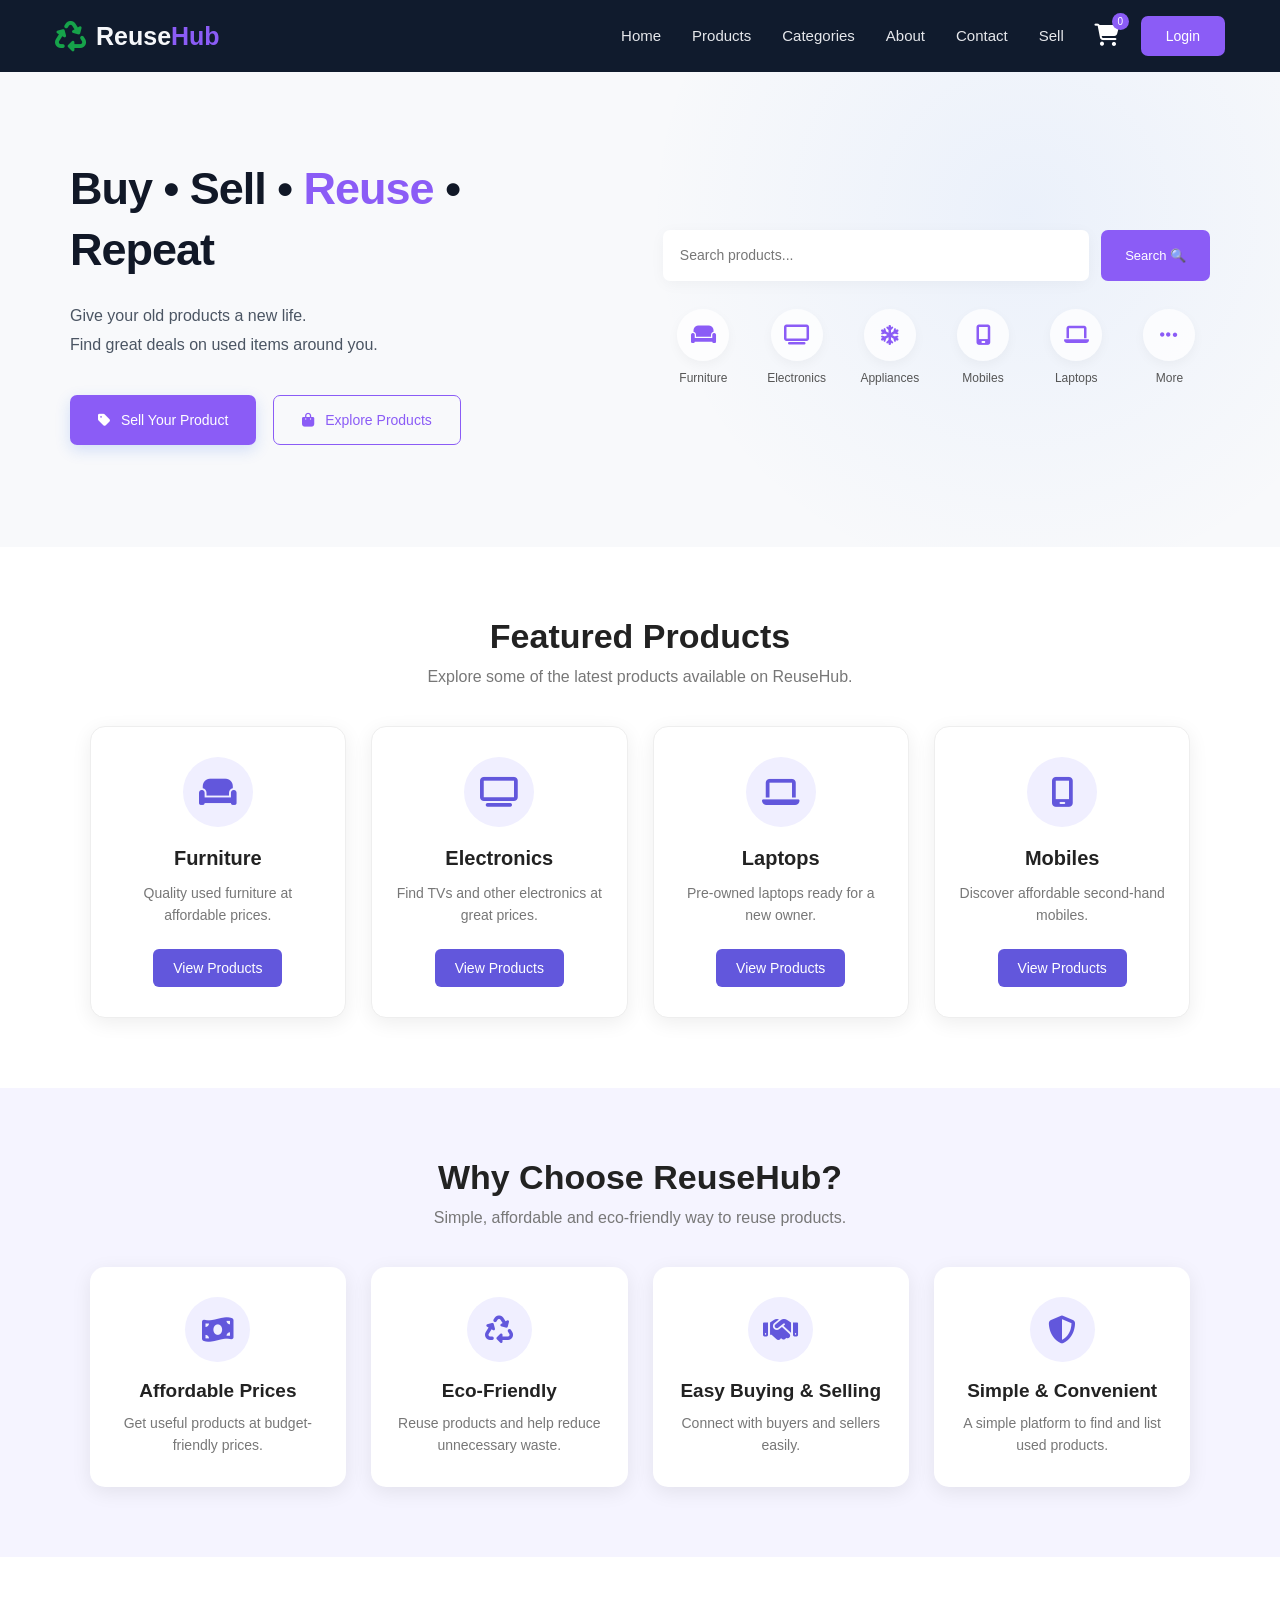
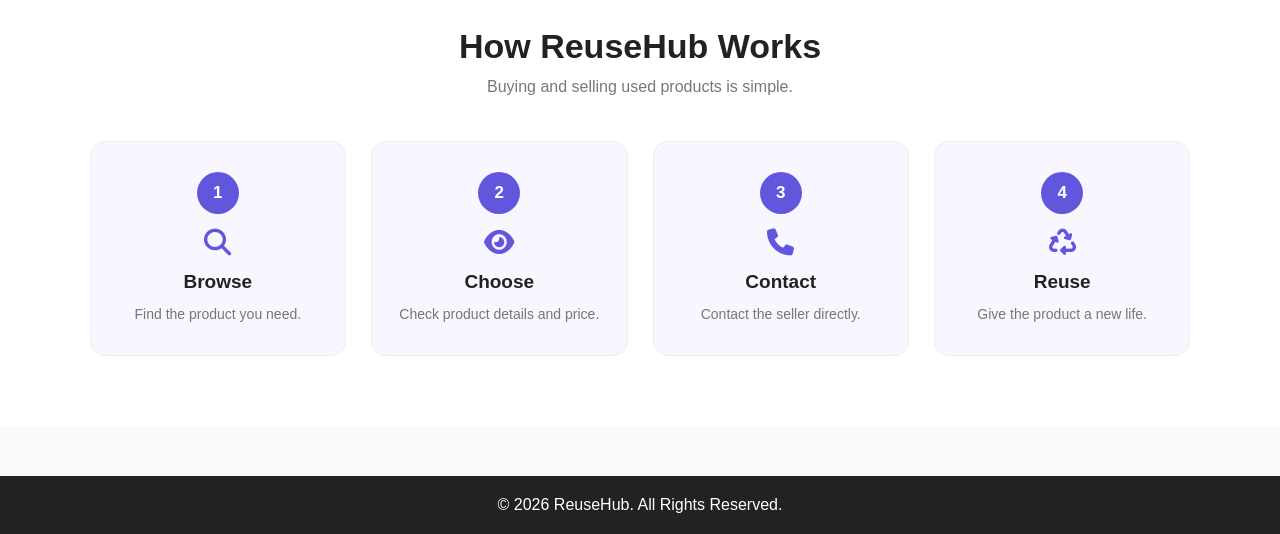
<file: index.html>
<!DOCTYPE html>
<html lang="en">

<head>
    <meta charset="UTF-8">
    <meta name="viewport" content="width=device-width, initial-scale=1.0">

    <title>ReuseHub - Buy & Sell Used Products</title>

    <link rel="stylesheet" href="style.css">

    <!-- Font Awesome -->
    <link rel="stylesheet"
        href="https://cdnjs.cloudflare.com/ajax/libs/font-awesome/6.6.0/css/all.min.css">
</head>

<body>

    <!-- HEADER -->
    <header>

        <nav class="navbar">

            <!-- LOGO -->
            <div class="logo">
                <i class="fa-solid fa-recycle"></i>
                <h2>Reuse<span>Hub</span></h2>
            </div>

            <!-- NAVIGATION -->
            <ul class="nav-links">

                <li>
                    <a href="index.html">Home</a>
                </li>

                <li>
                    <a href="products.html">Products</a>
                </li>

                <li>
                    <a href="categories.html">Categories</a>
                </li>

                <li>
                    <a href="About.html">About</a>
                </li>

                <li>
                    <a href="contact.html">Contact</a>
                </li>

                <li>
                    <a href="sell.html">Sell</a>
                </li>

            </ul>

            <!-- RIGHT NAV -->
            <div class="nav-right">

                <a href="cart.html" class="cart">

                    <i class="fa-solid fa-cart-shopping"></i>

                    <span id="cart-count">0</span>

                </a>

                <a href="login.html" class="login-btn">
                    Login
                </a>
<div id="welcomeToast" class="welcome-toast"></div>
<button id="logoutBtn" style="display:none;">
    Logout
</button>
            </div>

        </nav>

    </header>


    <!-- HERO SECTION -->
    <section class="hero">

        <!-- LEFT SIDE -->
        <div class="left">

            <h1>
                Buy • Sell •
                <span>Reuse</span>
                • Repeat
            </h1>

            <p>
                Give your old products a new life.
                <br>
                Find great deals on used items around you.
            </p>

            <div class="hero-btn">

                <button class="sell-btn" onclick="window.location.href='sell.html'">
    <i class="fa-solid fa-tag"></i>
    Sell Your Product
</button>

                <button class="explore-btn" onclick="window.location.href='products.html'">
    <i class="fa-solid fa-bag-shopping"></i>
    Explore Products
</button>

            </div>

        </div>


        <!-- RIGHT SIDE -->
        <div class="right">

            <!-- SEARCH -->
            <div class="search-box">

                <input
                    type="text" id="homeSearch" placeholder="Search products...">
                

                 <button type="button" onclick="homeSearchProducts()">Search 🔍</button>

            </div>


            <!-- CATEGORIES -->
            <div class="categories">

                <div class="cat">
                    <i class="fa-solid fa-couch"></i>
                    <p>Furniture</p>
                </div>

                <div class="cat">
                    <i class="fa-solid fa-tv"></i>
                    <p>Electronics</p>
                </div>

                <div class="cat">
                    <i class="fa-solid fa-snowflake"></i>
                    <p>Appliances</p>
                </div>

                <div class="cat">
                    <i class="fa-solid fa-mobile-screen"></i>
                    <p>Mobiles</p>
                </div>

                <div class="cat">
                    <i class="fa-solid fa-laptop"></i>
                    <p>Laptops</p>
                </div>

                <div class="cat" id="moreBtn">
    <i class="fa-solid fa-ellipsis"></i>
    <p>More</p>
</div>


<div class="more-dropdown" id="moreDropdown">
    <a href="#how-it-works">How ReuseHub Works</a>
    <a href="#why-choose">Why Choose ReuseHub</a>
    <a href="contact.html">Contact Us</a>
</div>
            </div> <!-- categories close -->


        </div>

    </section>

<!-- FEATURED PRODUCTS -->
    <section class="featured">
        <h2>Featured Products</h2>
        <p>Explore some of the latest products available on ReuseHub.</p>

        <div class="featured-container">

            <div class="product-card">
                <div class="product-icon">
                    <i class="fa-solid fa-couch"></i>
                </div>
                <h3>Furniture</h3>
                <p>Quality used furniture at affordable prices.</p>
                <button onclick="window.location.href='products.html'">
                    View Products
                </button>
            </div>

            <div class="product-card">
                <div class="product-icon">
                    <i class="fa-solid fa-tv"></i>
                </div>
                <h3>Electronics</h3>
                <p>Find TVs and other electronics at great prices.</p>
                <button onclick="window.location.href='products.html'">
                    View Products
                </button>
            </div>

            <div class="product-card">
                <div class="product-icon">
                    <i class="fa-solid fa-laptop"></i>
                </div>
                <h3>Laptops</h3>
                <p>Pre-owned laptops ready for a new owner.</p>
                <button onclick="window.location.href='products.html'">
                    View Products
                </button>
            </div>

            <div class="product-card">
                <div class="product-icon">
                    <i class="fa-solid fa-mobile-screen"></i>
                </div>
                <h3>Mobiles</h3>
                <p>Discover affordable second-hand mobiles.</p>
                <button onclick="window.location.href='products.html'">
                    View Products
                </button>
            </div>

        </div>
    </section>


    <!-- WHY CHOOSE REUSEHUB -->
    <section class="why-us">

        <h2>Why Choose ReuseHub?</h2>
        <p>Simple, affordable and eco-friendly way to reuse products.</p>

        <div class="why-container">

            <div class="why-card">
                <i class="fa-solid fa-money-bill-wave"></i>
                <h3>Affordable Prices</h3>
                <p>Get useful products at budget-friendly prices.</p>
            </div>

            <div class="why-card">
                <i class="fa-solid fa-recycle"></i>
                <h3>Eco-Friendly</h3>
                <p>Reuse products and help reduce unnecessary waste.</p>
            </div>

            <div class="why-card">
                <i class="fa-solid fa-handshake"></i>
                <h3>Easy Buying & Selling</h3>
                <p>Connect with buyers and sellers easily.</p>
            </div>

            <div class="why-card">
                <i class="fa-solid fa-shield-halved"></i>
                <h3>Simple & Convenient</h3>
                <p>A simple platform to find and list used products.</p>
            </div>

        </div>

    </section>


    <!-- HOW IT WORKS -->
    <section class="how-it-works">

        <h2>How ReuseHub Works</h2>
        <p>Buying and selling used products is simple.</p>

        <div class="steps">

            <div class="step">
                <span>1</span>
                <i class="fa-solid fa-magnifying-glass"></i>
                <h3>Browse</h3>
                <p>Find the product you need.</p>
            </div>

            <div class="step">
                <span>2</span>
                <i class="fa-solid fa-eye"></i>
                <h3>Choose</h3>
                <p>Check product details and price.</p>
            </div>

            <div class="step">
                <span>3</span>
                <i class="fa-solid fa-phone"></i>
                <h3>Contact</h3>
                <p>Contact the seller directly.</p>
            </div>

            <div class="step">
                <span>4</span>
                <i class="fa-solid fa-recycle"></i>
                <h3>Reuse</h3>
                <p>Give the product a new life.</p>
            </div>

        </div>

    </section>


   <footer>
    <p>© 2026 ReuseHub. All Rights Reserved.</p>
</footer>

    <script src="script.js"></script>

</body>

</html>
</file>
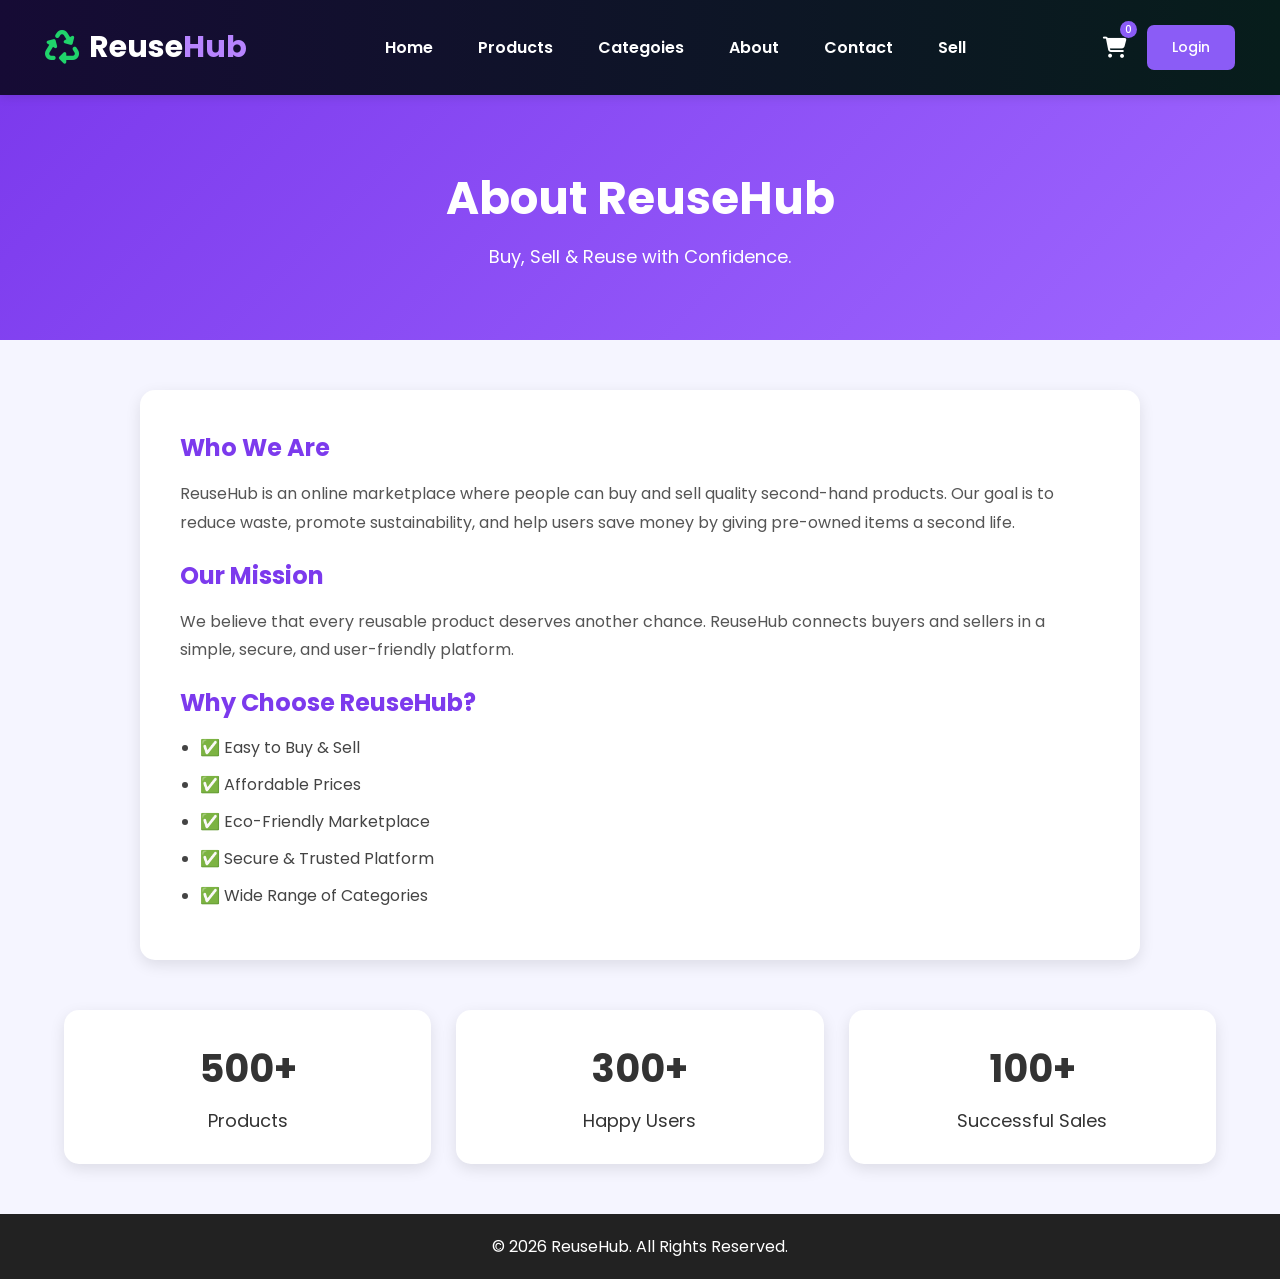
<file: About.html>
<!DOCTYPE html>
<html lang="en">
<head>
    <meta charset="UTF-8">
    <meta name="viewport" content="width=device-width, initial-scale=1.0">
    <title>ReuseHub | About</title>

    <link rel="stylesheet" href="About.css">

    <link rel="stylesheet"
    href="https://cdnjs.cloudflare.com/ajax/libs/font-awesome/6.5.2/css/all.min.css">
</head>
<body>

<header>

<nav class="navbar">

<div class="logo">
<i class="fa-solid fa-recycle"></i>
<h2>Reuse<span>Hub</span></h2>
</div>

<ul class="nav-links">

<li><a  href="index.html" >Home</a></li>
<li><a href="products.html">Products</a></li>
<li><a href="categories.html">Categoies</a></li>
<li><a href="About.html">About</a></li>
<li><a href="contact.html">Contact</a></li>
<li><a href="sell.html">Sell</a></li>


</ul>

<div class="nav-right">

<a href="cart.html" class="cart">
    <i class="fa-solid fa-cart-shopping"></i>
    <span id="cart-count">0</span>
</a>

<a href="login.html" class="login-btn">
                    Login
                </a>

</div>

</nav>

</header>

<section class="hero">
    <h1>About ReuseHub</h1>
    <p>Buy, Sell & Reuse with Confidence.</p>
</section>

<section class="about">
    <div class="about-content">

        <h2>Who We Are</h2>
        <p>
            ReuseHub is an online marketplace where people can buy and sell
            quality second-hand products. Our goal is to reduce waste,
            promote sustainability, and help users save money by giving
            pre-owned items a second life.
        </p>

        <h2>Our Mission</h2>
        <p>
            We believe that every reusable product deserves another chance.
            ReuseHub connects buyers and sellers in a simple, secure,
            and user-friendly platform.
        </p>

        <h2>Why Choose ReuseHub?</h2>

        <ul>
            <li>✅ Easy to Buy & Sell</li>
            <li>✅ Affordable Prices</li>
            <li>✅ Eco-Friendly Marketplace</li>
            <li>✅ Secure & Trusted Platform</li>
            <li>✅ Wide Range of Categories</li>
        </ul>

    </div>
</section>

<section class="stats">

    <div class="box">
        <h2>500+</h2>
        <p>Products</p>
    </div>

    <div class="box">
        <h2>300+</h2>
        <p>Happy Users</p>
    </div>

    <div class="box">
        <h2>100+</h2>
        <p>Successful Sales</p>
    </div>

</section>

<footer>
    <p>© 2026 ReuseHub. All Rights Reserved.</p>
</footer>

</body>
</html>
</file>
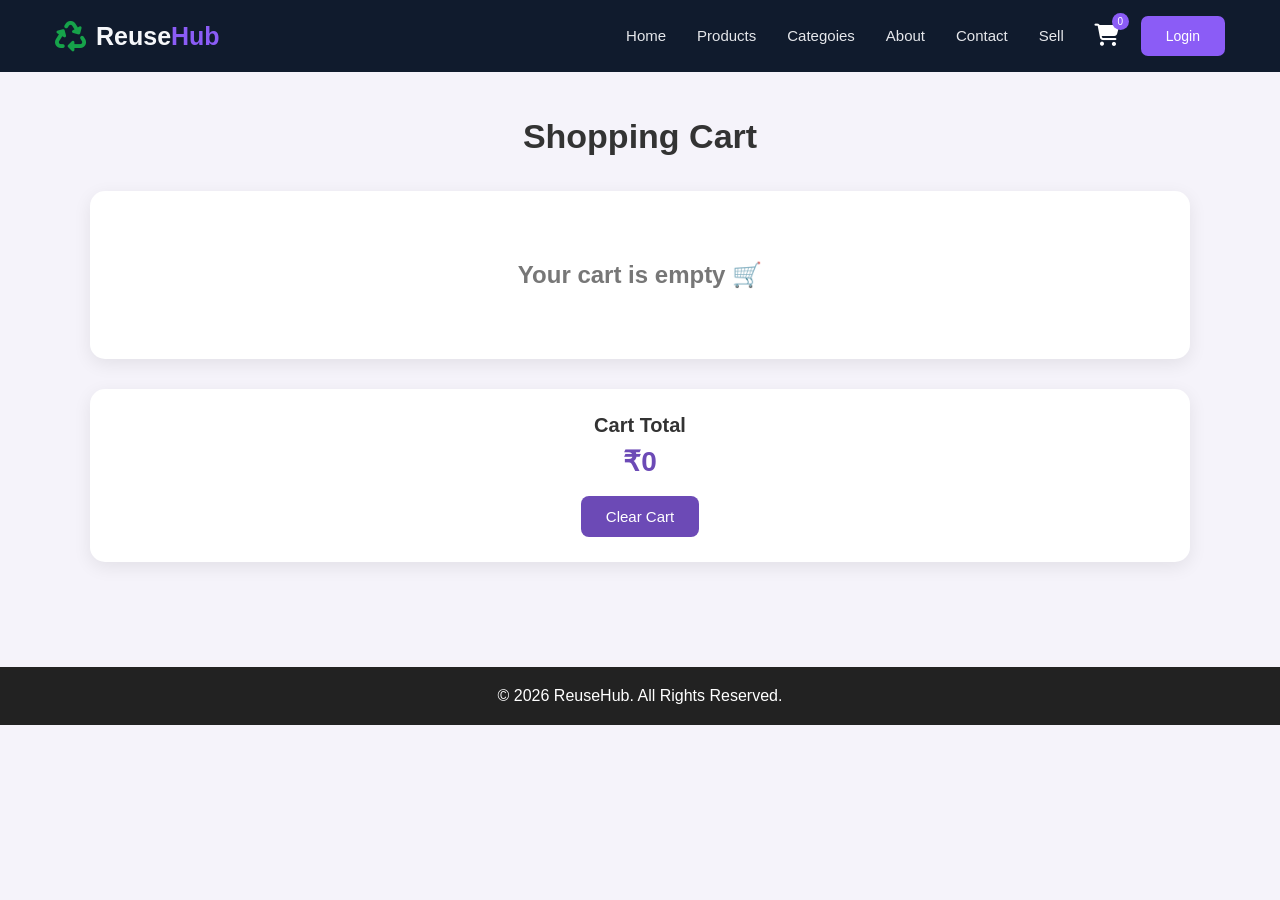
<file: cart.html>
<!DOCTYPE html>
<html lang="en">

<head>
    <meta charset="UTF-8">
    <meta name="viewport" content="width=device-width, initial-scale=1.0">

    <title>ReuseHub - Cart</title>

    <link rel="stylesheet" href="cart.css">
    <link rel="stylesheet"
    href="https://cdnjs.cloudflare.com/ajax/libs/font-awesome/6.5.2/css/all.min.css">
</head>

<body>

    <!-- Header -->
    <header>

<nav class="navbar">

<div class="logo">
<i class="fa-solid fa-recycle"></i>
<h2>Reuse<span>Hub</span></h2>
</div>

<ul class="nav-links">

<li><a  href="index.html" >Home</a></li>
<li><a href="products.html">Products</a></li>
<li><a href="categories.html">Categoies</a></li>
<li><a href="About.html">About</a></li>
<li><a href="contact.html">Contact</a></li>
<li><a href="sell.html">Sell</a></li>


</ul>

<div class="nav-right">

<a href="cart.html" class="cart">
    <i class="fa-solid fa-cart-shopping"></i>
    <span id="cart-count">0</span>
</a>

<a href="login.html" class="login-btn">
                    Login
                </a>

</div>

</nav>

</header>


    <!-- Cart Section -->
    <section class="cart-section">

        <h1>Shopping Cart</h1>

        <div id="cart-items"></div>

        <div class="cart-summary">

         <center>   <h2>Cart Total</h2>

            <h3>₹<span id="cart-total">0</span></h3>

            <button onclick="clearCart()">Clear Cart</button> </center>

        </div>

    </section>


    <!-- JavaScript -->
    <script src="script.js"></script>

    <script>
        displayCart();
    </script>

<footer>
    <p>© 2026 ReuseHub. All Rights Reserved.</p>
</footer>
</body>

</html>
</file>
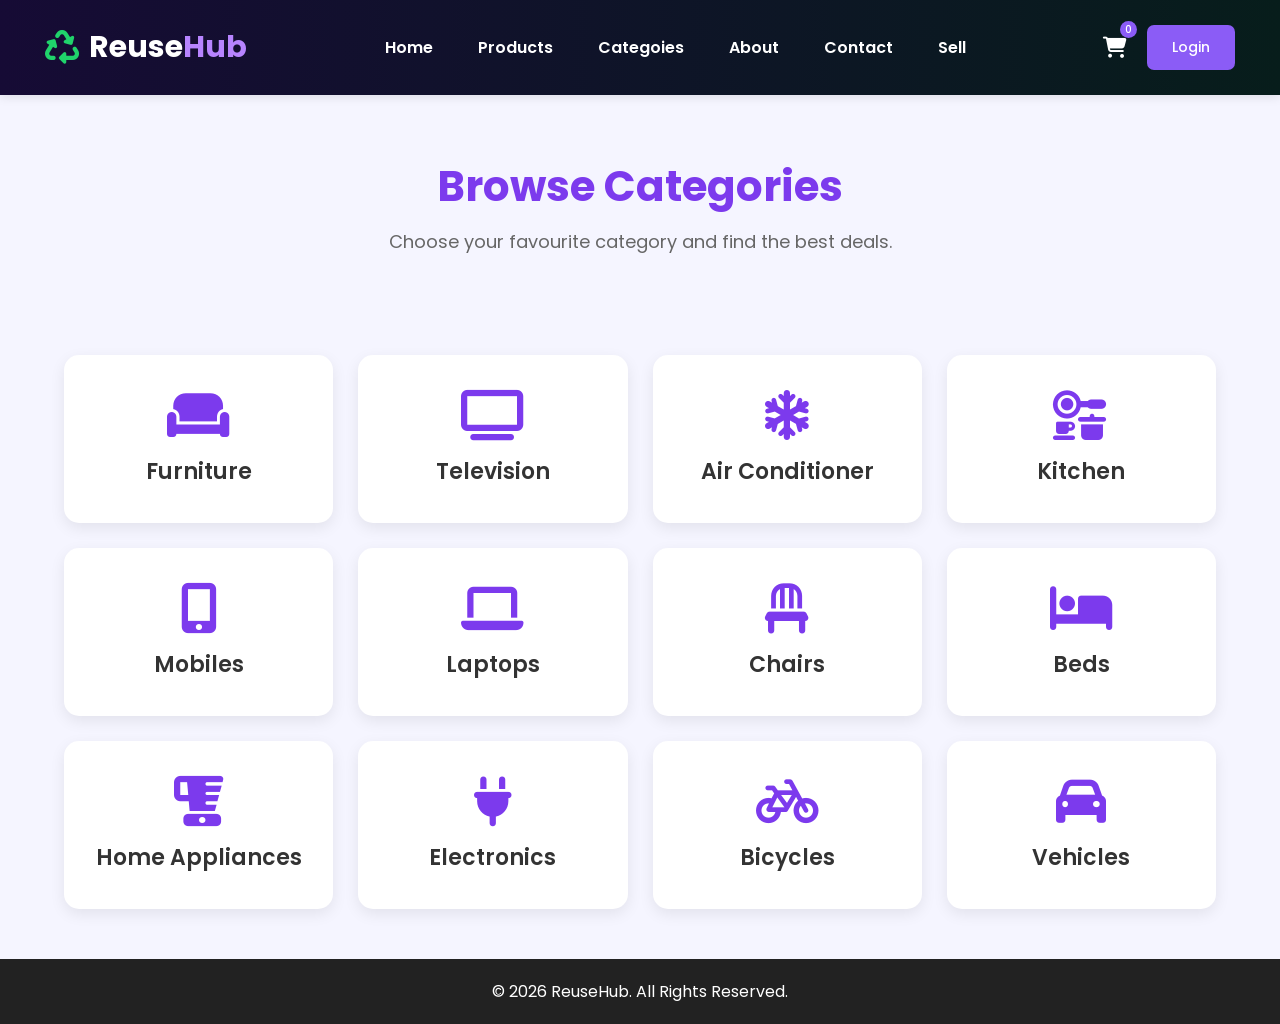
<file: categories.html>
<!DOCTYPE html>
<html lang="en">
<head>
    <meta charset="UTF-8">
    <meta name="viewport" content="width=device-width, initial-scale=1.0">
    <title>ReuseHub | Categories</title>

    <link rel="stylesheet" href="categories.css">

    <link rel="stylesheet"
    href="https://cdnjs.cloudflare.com/ajax/libs/font-awesome/6.5.2/css/all.min.css">
</head>
<body>

<header>

<nav class="navbar">

<div class="logo">
<i class="fa-solid fa-recycle"></i>
<h2>Reuse<span>Hub</span></h2>
</div>

<ul class="nav-links">

<li><a  href="index.html" >Home</a></li>
<li><a href="products.html">Products</a></li>
<li><a href="categories.html">Categoies</a></li>
<li><a href="About.html">About</a></li>
<li><a href="contact.html">Contact</a></li>
<li><a href="sell.html">Sell</a></li>


</ul>

<div class="nav-right">

<a href="cart.html" class="cart">
    <i class="fa-solid fa-cart-shopping"></i>
    <span id="cart-count">0</span>
</a>

<a href="login.html" class="login-btn">
                    Login
                </a>

</div>

</nav>

</header>

<section class="hero">
    <h1>Browse Categories</h1>
    <p>Choose your favourite category and find the best deals.</p>
</section>

<section class="categories">

    <div class="category-card">
        <i class="fa-solid fa-couch"></i>
        <h3>Furniture</h3>
    </div>

    <div class="category-card">
        <i class="fa-solid fa-tv"></i>
        <h3>Television</h3>
    </div>

    <div class="category-card">
        <i class="fa-solid fa-snowflake"></i>
        <h3>Air Conditioner</h3>
    </div>

    <div class="category-card">
        <i class="fa-solid fa-kitchen-set"></i>
        <h3>Kitchen</h3>
    </div>

    <div class="category-card">
        <i class="fa-solid fa-mobile-screen-button"></i>
        <h3>Mobiles</h3>
    </div>

    <div class="category-card">
        <i class="fa-solid fa-laptop"></i>
        <h3>Laptops</h3>
    </div>

    <div class="category-card">
        <i class="fa-solid fa-chair"></i>
        <h3>Chairs</h3>
    </div>

    <div class="category-card">
        <i class="fa-solid fa-bed"></i>
        <h3>Beds</h3>
    </div>

    <div class="category-card">
        <i class="fa-solid fa-blender"></i>
        <h3>Home Appliances</h3>
    </div>

    <div class="category-card">
        <i class="fa-solid fa-plug"></i>
        <h3>Electronics</h3>
    </div>

    <div class="category-card">
        <i class="fa-solid fa-bicycle"></i>
        <h3>Bicycles</h3>
    </div>

    <div class="category-card">
        <i class="fa-solid fa-car"></i>
        <h3>Vehicles</h3>
    </div>

</section>

<footer>
    <p>© 2026 ReuseHub. All Rights Reserved.</p>
</footer>

</body>
</html>
</file>
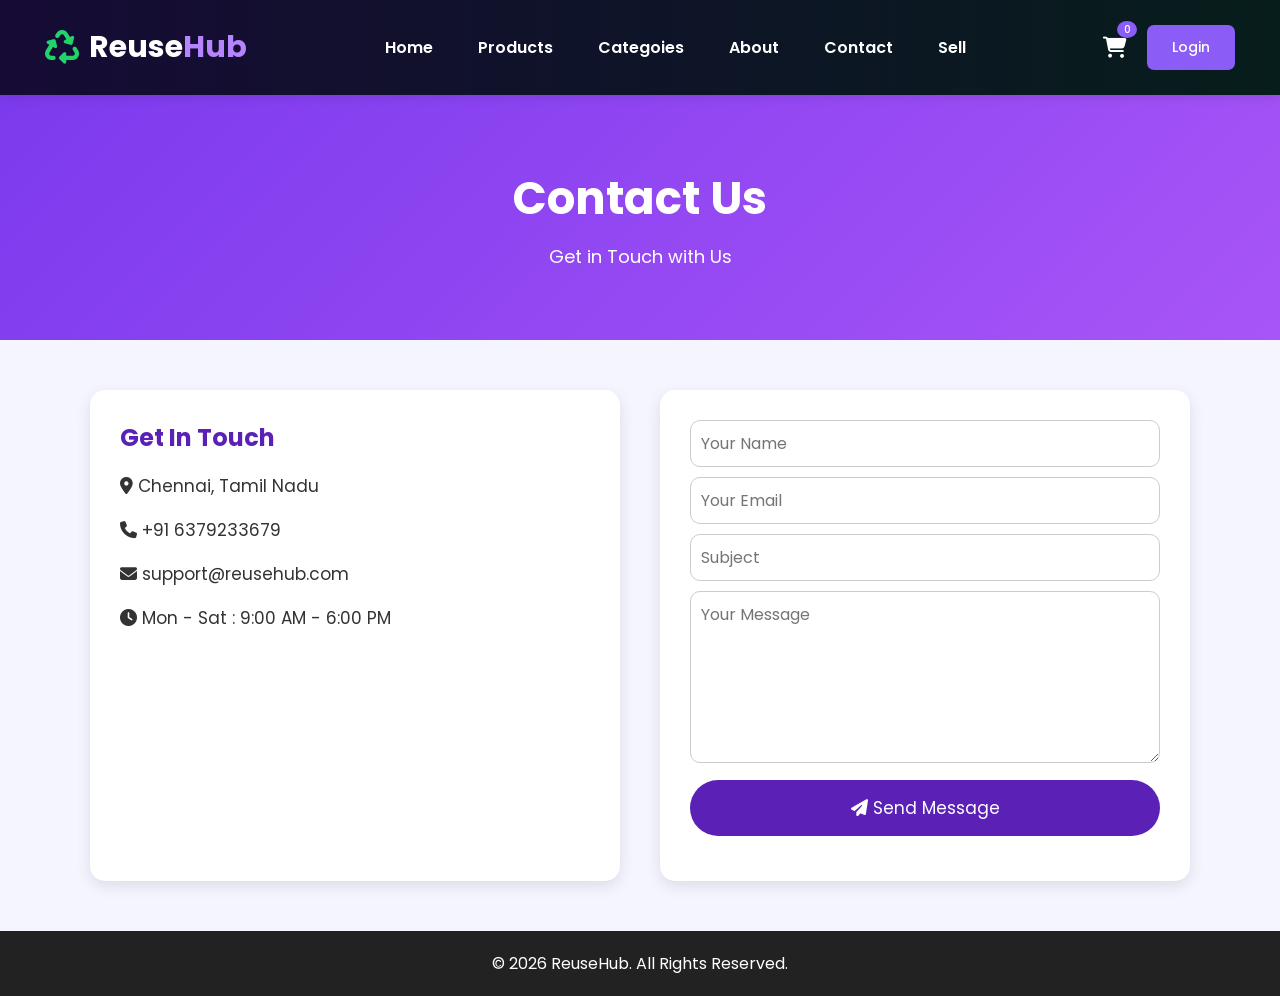
<file: contact.html>
<!DOCTYPE html>
<html lang="en">
<head>
    <meta charset="UTF-8">
    <meta name="viewport" content="width=device-width, initial-scale=1.0">
    <title>ReuseHub | Contact</title>

    <link rel="stylesheet" href="contact.css">

    <link rel="stylesheet"
    href="https://cdnjs.cloudflare.com/ajax/libs/font-awesome/6.5.2/css/all.min.css">
</head>
<body>

<header>

<nav class="navbar">

<div class="logo">
<i class="fa-solid fa-recycle"></i>
<h2>Reuse<span>Hub</span></h2>
</div>

<ul class="nav-links">

<li><a  href="index.html" >Home</a></li>
<li><a href="products.html">Products</a></li>
<li><a href="categories.html">Categoies</a></li>
<li><a href="About.html">About</a></li>
<li><a href="contact.html">Contact</a></li>
<li><a href="sell.html">Sell</a></li>


</ul>

<div class="nav-right">

<a href="cart.html" class="cart">
    <i class="fa-solid fa-cart-shopping"></i>
    <span id="cart-count">0</span>
</a>

<a href="login.html" class="login-btn">
                    Login
                </a>

</div>

</nav>

</header>


<section class="hero">
    <h1>Contact Us</h1>
    <p>Get in Touch with Us</p>
</section>

<section class="contact">

    <div class="contact-info">
        <h2>Get In Touch</h2>

        <p><i class="fa-solid fa-location-dot"></i> Chennai, Tamil Nadu</p>

        <p><i class="fa-solid fa-phone"></i> +91 6379233679</p>

        <p><i class="fa-solid fa-envelope"></i> support@reusehub.com</p>

        <p><i class="fa-solid fa-clock"></i> Mon - Sat : 9:00 AM - 6:00 PM</p>
    </div>



    <form class="contact-form" id="contactForm">

    <input type="text" id="name" placeholder="Your Name" required>

    <input type="email" id="email" placeholder="Your Email" required>

    <input type="text" id="subject" placeholder="Subject" required>

    <textarea id="message" rows="6" placeholder="Your Message" required></textarea>

    <button type="submit">
        <i class="fa-solid fa-paper-plane"></i> Send Message
    </button>
     
<p id="successMessage"></p>

</form>

</section>

<footer>
    <p>© 2026 ReuseHub. All Rights Reserved.</p>
</footer>
<script src="contact.js"></script>
</body>
</html>
</file>
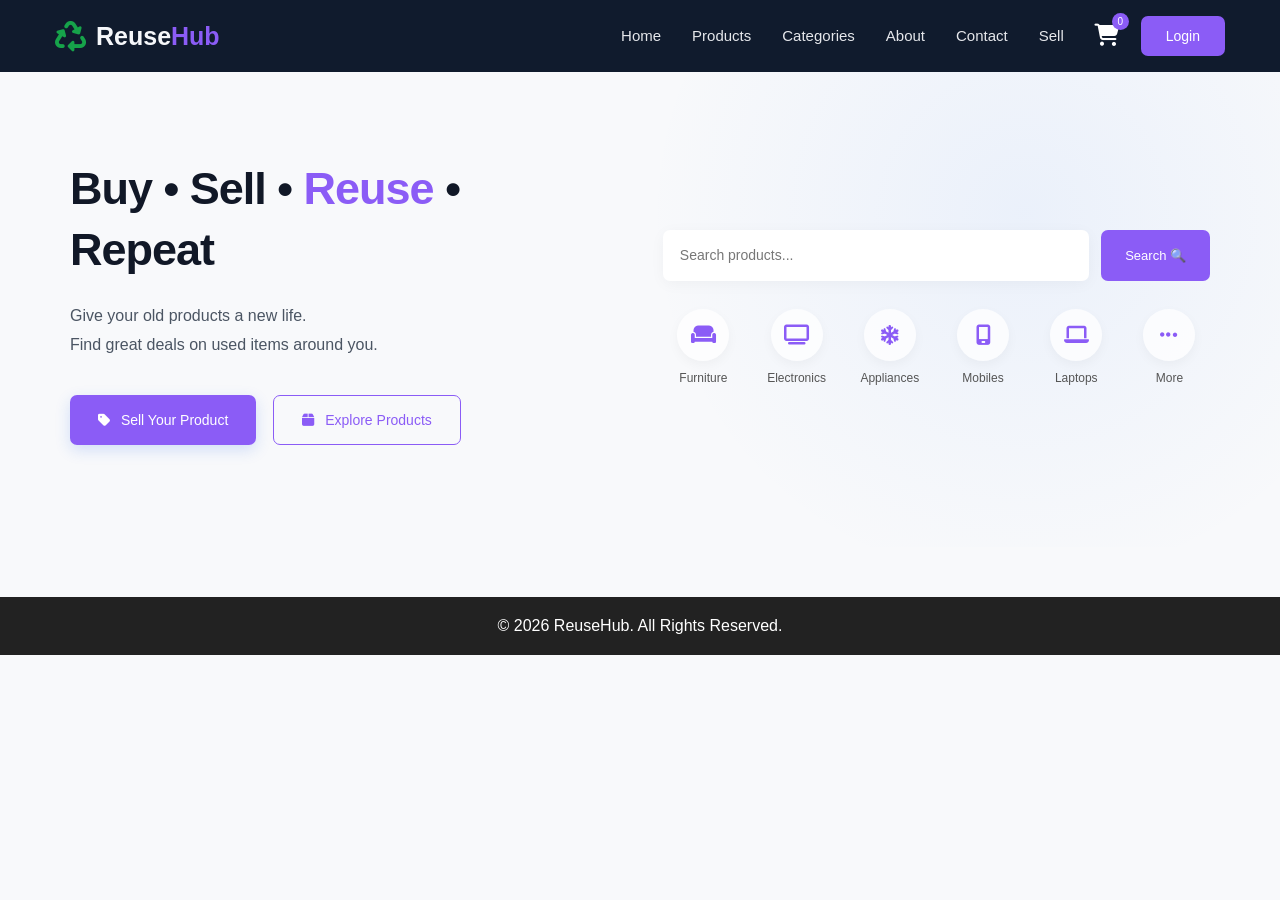
<file: indexReusehub.html>
<!DOCTYPE html>
<html lang="en">

<head>
    <meta charset="UTF-8">
    <meta name="viewport" content="width=device-width, initial-scale=1.0">

    <title>ReuseHub - Buy & Sell Used Products</title>

    <link rel="stylesheet" href="style.css">

    <!-- Font Awesome -->
    <link rel="stylesheet"
        href="https://cdnjs.cloudflare.com/ajax/libs/font-awesome/6.6.0/css/all.min.css">
</head>

<body>

    <!-- HEADER -->
    <header>

        <nav class="navbar">

            <!-- LOGO -->
            <div class="logo">
                <i class="fa-solid fa-recycle"></i>
                <h2>Reuse<span>Hub</span></h2>
            </div>

            <!-- NAVIGATION -->
            <ul class="nav-links">

                <li>
                    <a href="index.html">Home</a>
                </li>

                <li>
                    <a href="products.html">Products</a>
                </li>

                <li>
                    <a href="categories.html">Categories</a>
                </li>

                <li>
                    <a href="About.html">About</a>
                </li>

                <li>
                    <a href="contact.html">Contact</a>
                </li>

                <li>
                    <a href="sell.html">Sell</a>
                </li>

            </ul>

            <!-- RIGHT NAV -->
            <div class="nav-right">

                <a href="cart.html" class="cart">

                    <i class="fa-solid fa-cart-shopping"></i>

                    <span id="cart-count">0</span>

                </a>

                <a href="login.html" class="login-btn">
                    Login
                </a>

            </div>

        </nav>

    </header>


    <!-- HERO SECTION -->
    <section class="hero">

        <!-- LEFT SIDE -->
        <div class="left">

            <h1>
                Buy • Sell •
                <span>Reuse</span>
                • Repeat
            </h1>

            <p>
                Give your old products a new life.
                <br>
                Find great deals on used items around you.
            </p>

            <div class="hero-btn">

                <button class="sell-btn">
                    <i class="fa-solid fa-tag"></i>
                    Sell Your Product
                </button>

                <button class="explore-btn">
                    <i class="fa-solid fa-box"></i>
                    Explore Products
                </button>

            </div>

        </div>


        <!-- RIGHT SIDE -->
        <div class="right">

            <!-- SEARCH -->
            <div class="search-box">

                 <input type="text" id="homeSearch" placeholder="Search products...">
    <button type="button" onclick="homeSearchProducts()">Search 🔍</button>

            </div>


            <!-- CATEGORIES -->
            <div class="categories">

                <div class="cat">
                    <i class="fa-solid fa-couch"></i>
                    <p>Furniture</p>
                </div>

                <div class="cat">
                    <i class="fa-solid fa-tv"></i>
                    <p>Electronics</p>
                </div>

                <div class="cat">
                    <i class="fa-solid fa-snowflake"></i>
                    <p>Appliances</p>
                </div>

                <div class="cat">
                    <i class="fa-solid fa-mobile-screen"></i>
                    <p>Mobiles</p>
                </div>

                <div class="cat">
                    <i class="fa-solid fa-laptop"></i>
                    <p>Laptops</p>
                </div>

                <div class="cat more-menu" id="moreBtn">
    <i class="fa-solid fa-ellipsis"></i>
    <p>More</p>
</div>

<div class="more-dropdown" id="moreDropdown">
    <a href="#how-it-works">How ReuseHub Works</a>
    <a href="#why-choose">Why Choose ReuseHub</a>
    <a href="contact.html">Contact Us</a>
</div>

            </div>

        </div>

    </section>


    <footer>
    <p>© 2026 ReuseHub. All Rights Reserved.</p>
</footer>
</body>

</html>
</file>
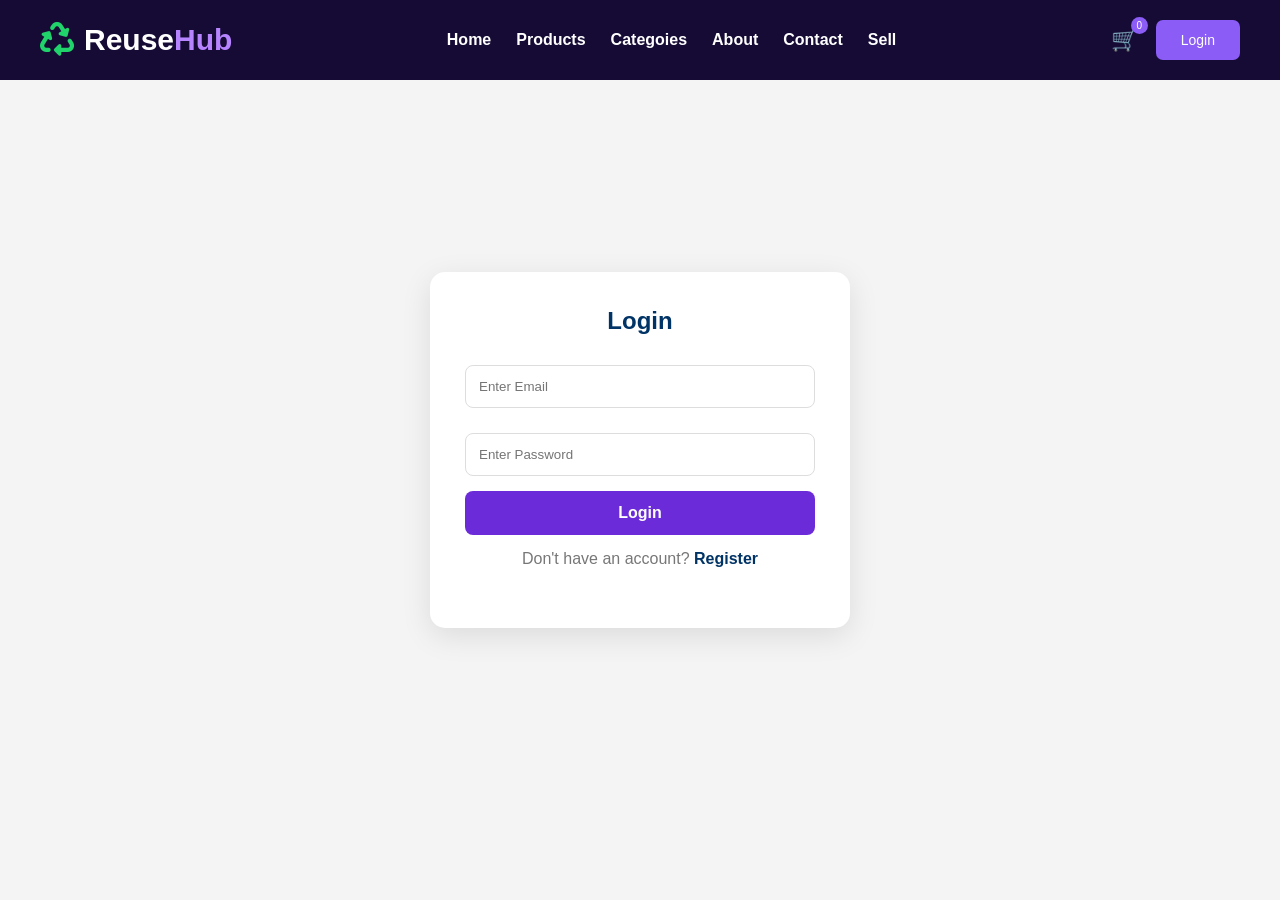
<file: login.html>
<!DOCTYPE html>
<html lang="en">
<head>
    <meta charset="UTF-8">
    <title>Login - ReuseHub</title>
    <link rel="stylesheet" href="login.css">
    <link rel="stylesheet"
    href="https://cdnjs.cloudflare.com/ajax/libs/font-awesome/6.5.2/css/all.min.css">
</head>
<body>
    <header>

<nav class="navbar">

<div class="logo">
<i class="fa-solid fa-recycle"></i>
<h2>Reuse<span>Hub</span></h2>
</div>

<ul class="nav-links">

<li><a  href="index.html" >Home</a></li>
<li><a href="products.html">Products</a></li>
<li><a href="categories.html">Categoies</a></li>
<li><a href="About.html">About</a></li>
<li><a href="contact.html">Contact</a></li>
<li><a href="sell.html">Sell</a></li>


</ul>

<div class="nav-right">

<a href="cart.html" class="cart">🛒
    <i ></i>
    <span id="cart-count"> 0</span>
</a>

<a href="login.html" class="login-btn">
                    Login
                </a>

</div>

</nav>

</header>

<div class="login-box">
    <h2>Login</h2>

    <form id="loginForm">
        <input type="email" id="email" placeholder="Enter Email" required>

<input type="password" id="password" placeholder="Enter Password" required>

        <button type="submit">Login</button>

        <p>Don't have an account?
            <a href="register.html">Register</a>
        </p>
    </form>
</div>
<script>
document.getElementById("loginForm").addEventListener("submit", async function(e) {
    e.preventDefault();

    const email = document.getElementById("email").value;
    const password = document.getElementById("password").value;

    try {
        const response = await fetch("http://localhost:5000/login", {
            method: "POST",
            headers: {
                "Content-Type": "application/json"
            },
            body: JSON.stringify({
                email: email,
                password: password
            })
        });

        const data = await response.json();

        if (response.ok) {
    localStorage.setItem("loggedInUser", JSON.stringify({
        name: email
    }));

    alert("Login successful!");
    window.location.href = "index.html";
}
         else {
            alert(data.message || "Invalid email or password");
        }

    } catch (error) {
        console.error(error);
        alert("Server connection failed");
    }

    
});
</script>
</body>
</html>
</file>
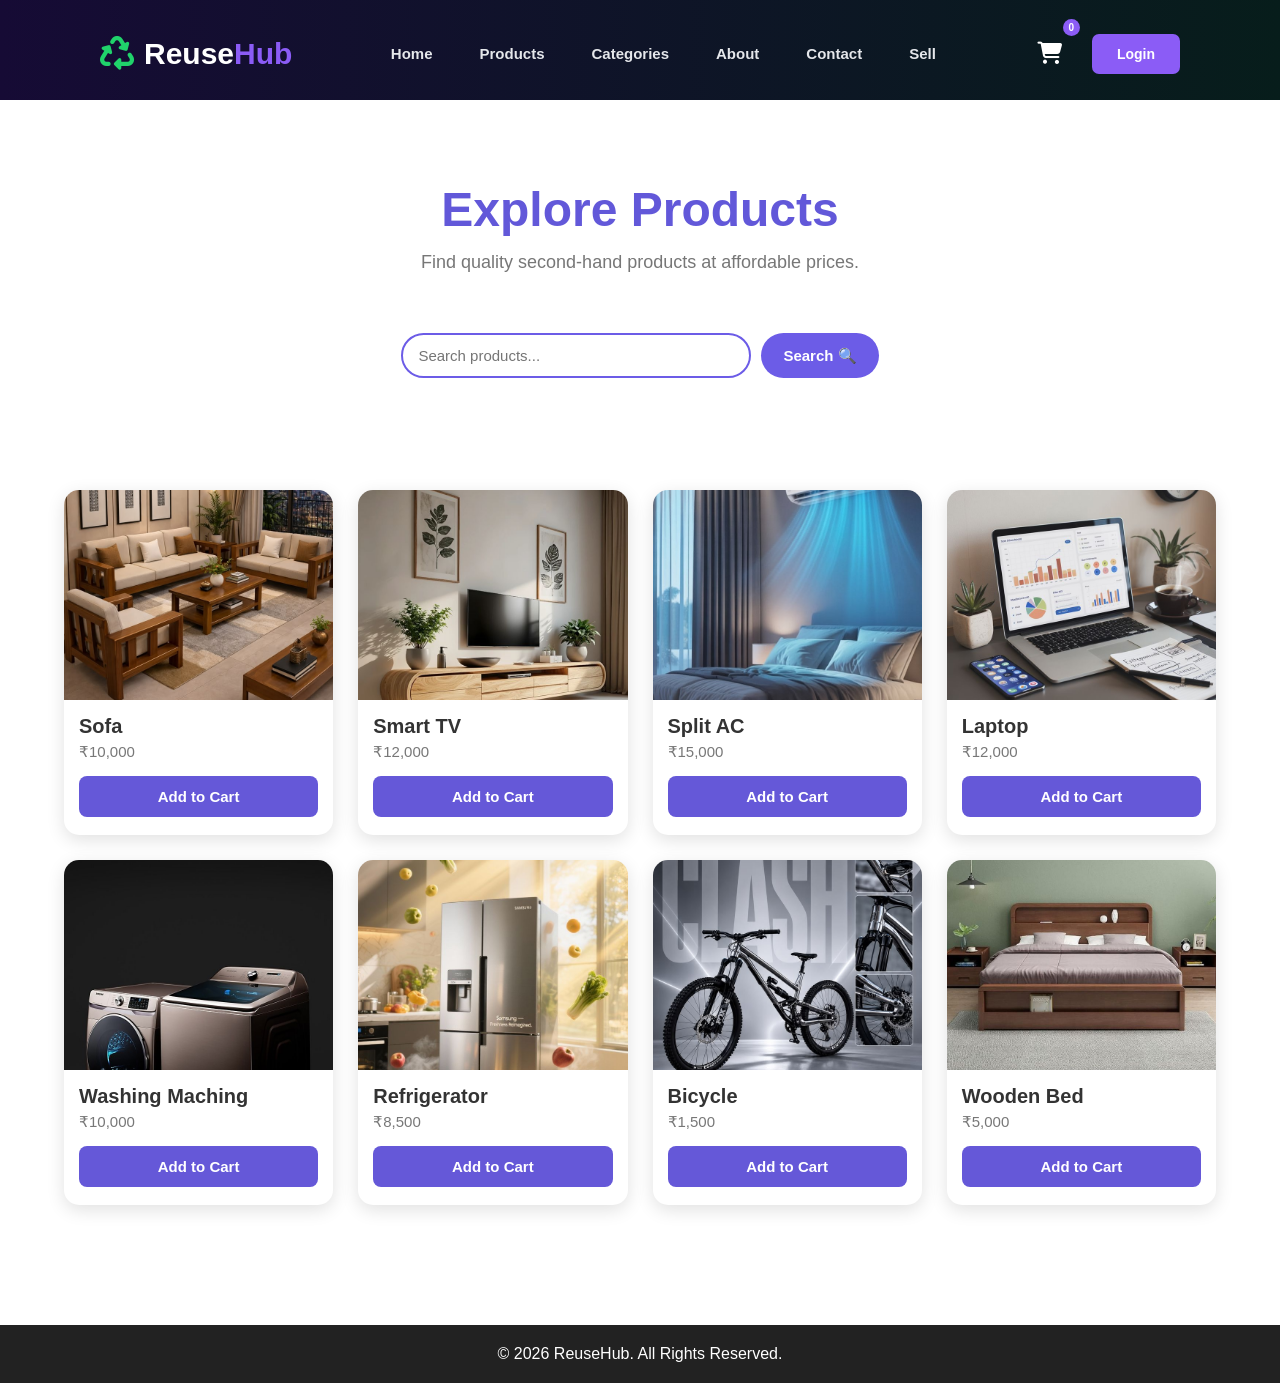
<file: products.html>
<!DOCTYPE html>
<html lang="en">
<head>
    <meta charset="UTF-8">
    <meta name="viewport" content="width=device-width, initial-scale=1.0">
    <title>ReuseHub | Products</title>

    <link rel="stylesheet" href="products.css">

    <link rel="stylesheet"
    href="https://cdnjs.cloudflare.com/ajax/libs/font-awesome/6.5.2/css/all.min.css">
</head>
<body>

    <header>

        <nav class="navbar">

            <!-- LOGO -->
            <div class="logo">
                <i class="fa-solid fa-recycle"></i>
                <h2>Reuse<span>Hub</span></h2>
            </div>

            <!-- NAVIGATION -->
            <ul class="nav-links">

                <li>
                    <a href="index.html">Home</a>
                </li>

                <li>
                    <a href="products.html">Products</a>
                </li>

                <li>
                    <a href="categories.html">Categories</a>
                </li>

                <li>
                    <a href="About.html">About</a>
                </li>

                <li>
                    <a href="contact.html">Contact</a>
                </li>

                <li>
                    <a href="sell.html">Sell</a>
                </li>

            </ul>

            <!-- RIGHT NAV -->
            <div class="nav-right">

                <a href="cart.html" class="cart">

                    <i class="fa-solid fa-cart-shopping"></i>

                    <span id="cart-count">0</span>

                </a>

                <a href="login.html" class="login-btn">
                    Login
                </a>

            </div>

        </nav>

    </header>



    <!-- Hero -->
    <section class="hero">
        <h1>Explore Products</h1>
        <p>Find quality second-hand products at affordable prices.</p>

       <div class="search-box">
    <input type="text" id="searchInput" placeholder="Search products...">
    <button type="button" onclick="searchProducts()">Search 🔍</button>
</div>
    </section>

    <!-- Products -->
    <section class="products">

        <div class="card" >
    <img src="sofa.jpg" alt="">
    <h3>Sofa</h3>
    <p>₹10,000</p>

    <button onclick="addToCart('Sofa', 10000, 'images/sofa.jpg')">
        Add to Cart
    </button>
</div>

<div class="card">
    <img src="tv.jpg" alt="">
    <h3>Smart TV</h3>
    <p>₹12,000</p>

    <button onclick="addToCart('Smart TV', 12000, 'images/tv.jpg')">
        Add to Cart
    </button>
</div>

<div class="card">
    <img src="ac.jpg" alt="">
    <h3>Split AC</h3>
    <p>₹15,000</p>

    <button onclick="addToCart('Split AC', 15000, 'images/ac.jpg')">
        Add to Cart
    </button>
</div>
        <div class="card">
    <img src="laptop.jpg" alt="">
    <h3>Laptop</h3>
    <p>₹12,000</p>

    <button onclick="addToCart('laptop', 12000, 'images/laptop.jpg')">
        Add to Cart
    </button>
</div>

<div class="card">
    <img src="Washing Machine.jpg" alt="">
    <h3>Washing Maching</h3>
    <p>₹10,000</p>

    <button onclick="addToCart('Washing machine', 10000, 'images/Washing Machine.jpg')">
        Add to Cart
    </button>
</div>

<div class="card">
    <img src="Refrigerator.jpg" alt="">
    <h3>Refrigerator</h3>
    <p>₹8,500</p>

    <button onclick="addToCart('Refrigerator', 8500, 'images/Refrigerator.jpg')">
        Add to Cart
    </button>
</div>


<div class="card">
    <img src="bicycle.jpg" alt="Table">
    <h3>Bicycle</h3>
    <p>₹1,500</p>
    <button onclick="addToCart('bicycle', 1500, 'images/bicycle.jpg')">
        Add to Cart
    </button>
</div>

<div class="card">
    <img src="bed.jpg" alt="Bed">
    <h3>Wooden Bed</h3>
    <p>₹5,000</p>
    <button onclick="addToCart('Wooden Bed', 5000, 'images/bed.jpg')">
        Add to Cart
    </button>
</div>
    </section>

    <footer>
    <p>© 2026 ReuseHub. All Rights Reserved.</p>
</footer>
<script src="script.js"></script>

</body>
</html>
</file>
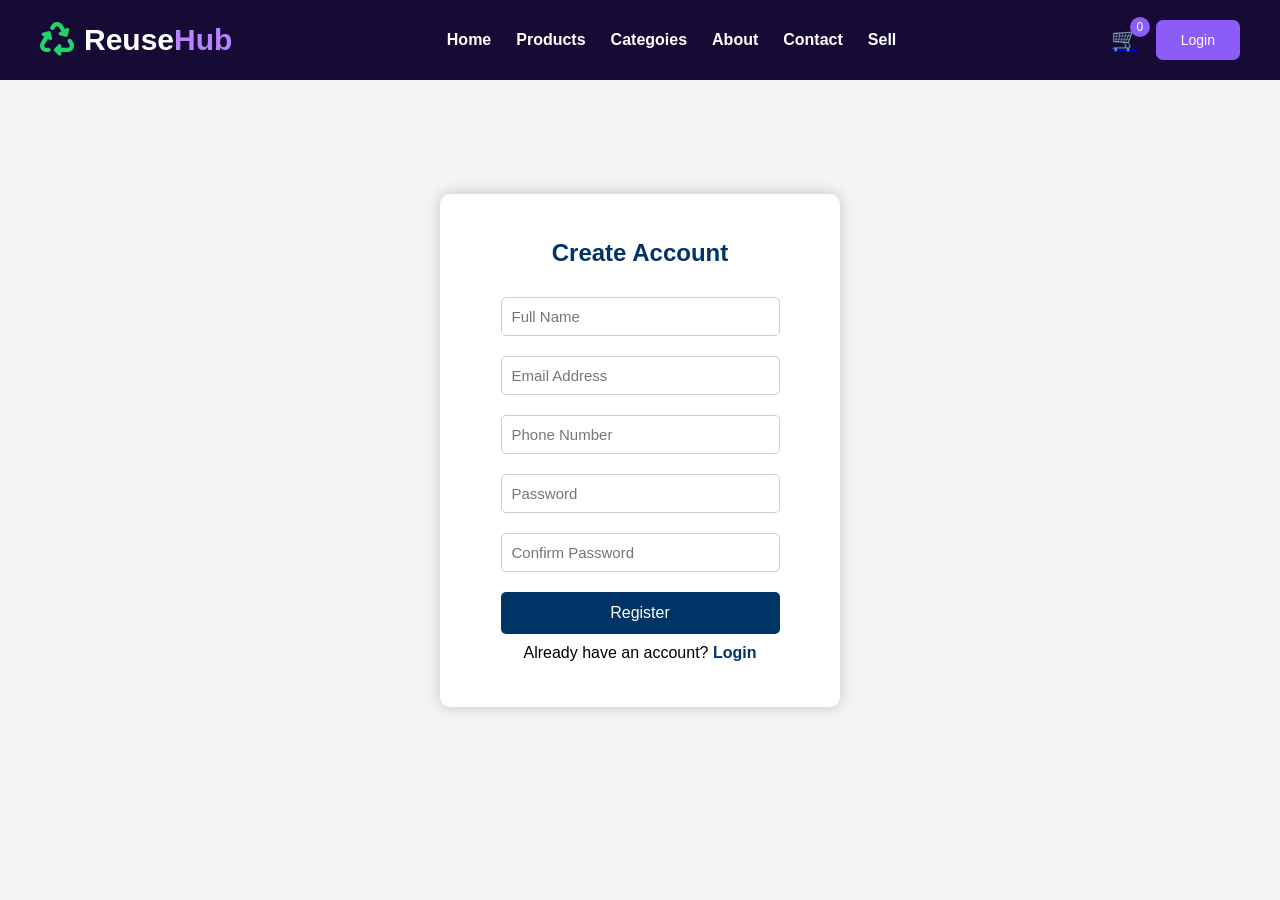
<file: register.html>
<!DOCTYPE html>
<html lang="en">
<head>
    <meta charset="UTF-8">
    <meta name="viewport" content="width=device-width, initial-scale=1.0">
    <title>Register - ReuseHub</title>
    <link rel="stylesheet" href="register.css">
    <link rel="stylesheet"
    href="https://cdnjs.cloudflare.com/ajax/libs/font-awesome/6.5.2/css/all.min.css">
</head>
<body>
    <header>

<nav class="navbar">

<div class="logo">
<i class="fa-solid fa-recycle"></i>
<h2>Reuse<span>Hub</span></h2>
</div>

<ul class="nav-links">

<li><a  href="index.html" >Home</a></li>
<li><a href="products.html">Products</a></li>
<li><a href="categories.html">Categoies</a></li>
<li><a href="About.html">About</a></li>
<li><a href="contact.html">Contact</a></li>
<li><a href="sell.html">Sell</a></li>


</ul>

<div class="nav-right">

<a href="cart.html" class="cart">
    <i ></i>🛒
    <span id="cart-count">0</span>
</a>

<a href="login.html" class="login-btn">
                    Login
                </a>

</div>

</nav>

</header>

<div class="register-box">
    <h2>Create Account</h2>

    <form id="registerForm">

    <input type="text" id="name" placeholder="Full Name" required>

    <input type="email" id="email" placeholder="Email Address" required>

    <input type="tel" id="phone" placeholder="Phone Number" required>

    <input type="password" id="password" placeholder="Password" required>

    <input type="password" id="confirmPassword" placeholder="Confirm Password" required>

    <button type="submit">Register</button>

    <p id="message"></p>

    <p>Already have an account?
        <a href="login.html">Login</a>
    </p>

</form>
</div>

<script>
document.getElementById("registerForm").addEventListener("submit", async function(e) {

    e.preventDefault();

    const name = document.getElementById("name").value;
    const email = document.getElementById("email").value;
    const phone = document.getElementById("phone").value;
    const password = document.getElementById("password").value;
    const confirmPassword = document.getElementById("confirmPassword").value;

    if (password !== confirmPassword) {
        document.getElementById("message").innerText =
            "Passwords do not match!";
        return;
    }

    try {

        const response = await fetch("http://localhost:5000/register", {
            method: "POST",
            headers: {
                "Content-Type": "application/json"
            },
            body: JSON.stringify({
                name: name,
                email: email,
                phone: phone,
                password: password
            })
        });

        const data = await response.json();

        document.getElementById("message").innerText = data.message;

        if (response.ok) {
            setTimeout(() => {
                window.location.href = "login.html";
            }, 1000);
        }

    } catch (error) {

        document.getElementById("message").innerText =
            "Server connection failed";

    }

});
</script>

</body>
</html>
</file>
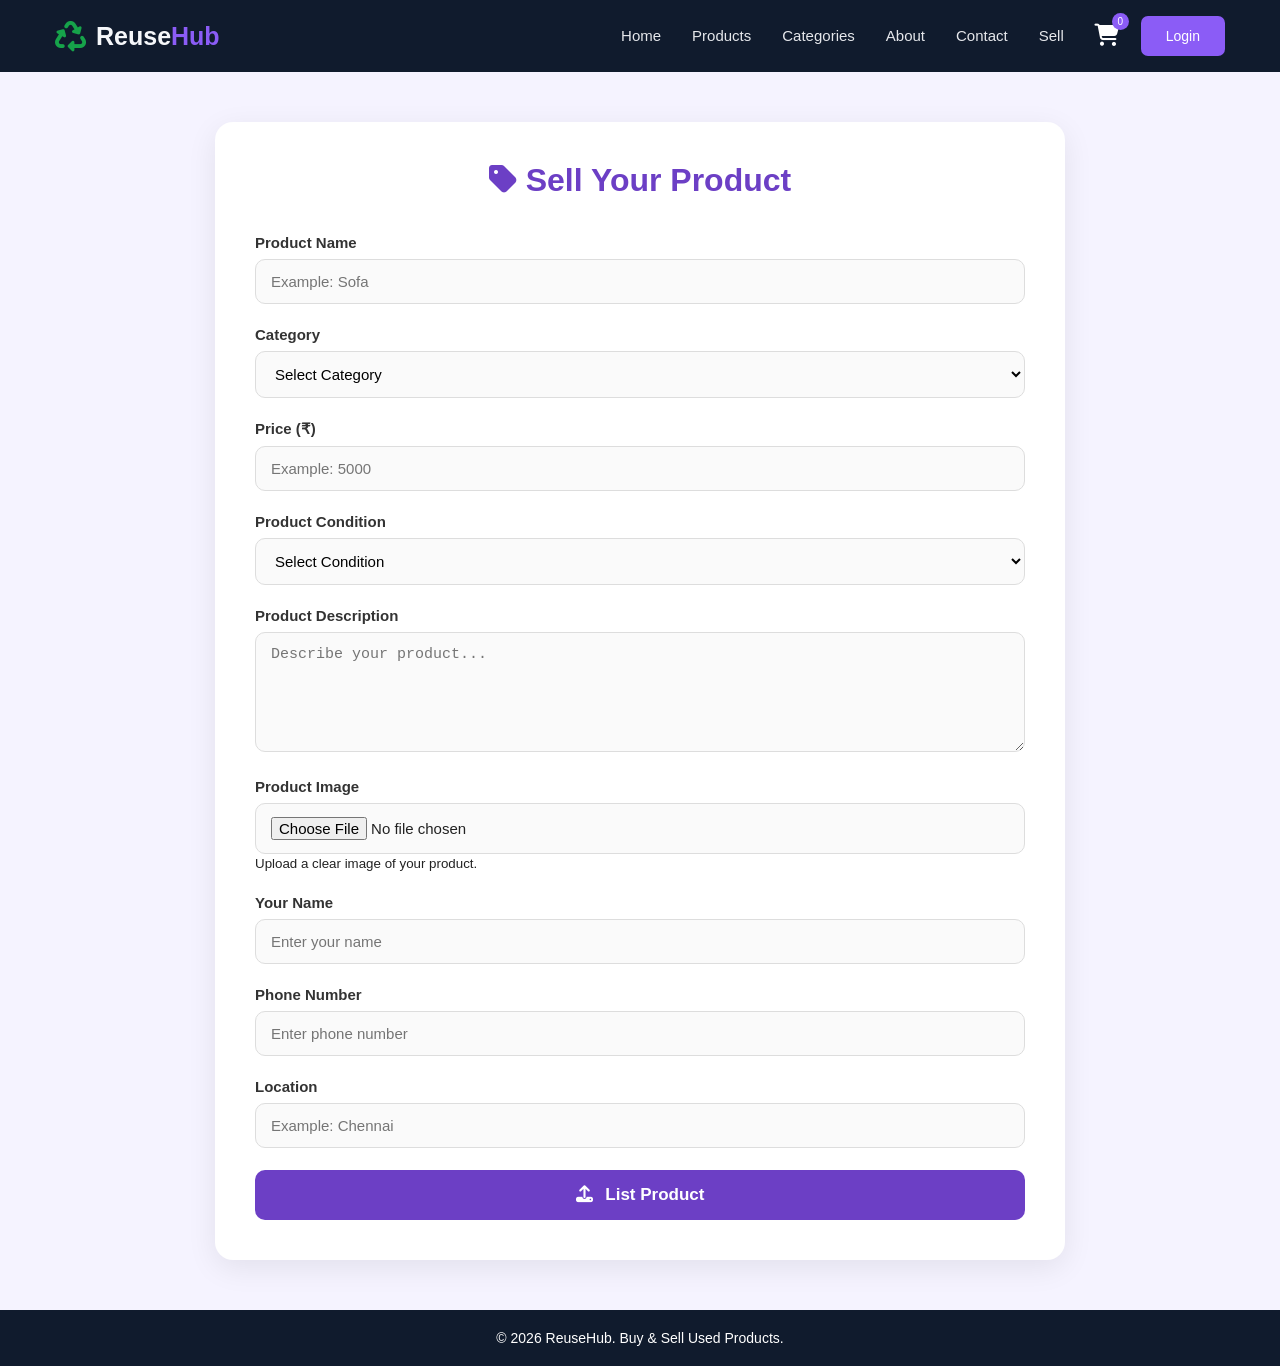
<file: sell.html>
<!DOCTYPE html>
<html lang="en">

<head>
    <meta charset="UTF-8">
    <meta name="viewport" content="width=device-width, initial-scale=1.0">

    <title>ReuseHub - Sell Your Product</title>

    
    <!-- Sell Page CSS -->
    <link rel="stylesheet" href="sell.css">

    <!-- Font Awesome -->
    <link rel="stylesheet"
        href="https://cdnjs.cloudflare.com/ajax/libs/font-awesome/6.5.2/css/all.min.css">
</head>

<body>

    <!-- ================= HEADER ================= -->

    <header >
    <nav class="navbar">

            <!-- LOGO -->
            <div class="logo">
                <i class="fa-solid fa-recycle"></i>
                <h2>Reuse<span>Hub</span></h2>
            </div>

            <!-- NAVIGATION -->
            <ul class="nav-links">

                <li>
                    <a href="index.html">Home</a>
                </li>

                <li>
                    <a href="products.html">Products</a>
                </li>

                <li>
                    <a href="categories.html">Categories</a>
                </li>

                <li>
                    <a href="About.html">About</a>
                </li>

                <li>
                    <a href="contact.html">Contact</a>
                </li>

                <li>
                    <a href="sell.html">Sell</a>
                </li>

            </ul>

            <!-- RIGHT NAV -->
            <div class="nav-right">

                <a href="cart.html" class="cart">
    <i class="fa-solid fa-cart-shopping"></i>
    <span id="cart-count">0</span>
</a>

                <a href="login.html" class="login-btn">
                    Login
                </a>

            </div>

        </nav>

    </header>


    <!-- ================= SELL SECTION ================= -->

    <section class="sell-section">

        <h1>
            <i class="fa-solid fa-tag"></i>
            Sell Your Product
        </h1>

        

        <!-- ================= FORM ================= -->

        <form id="sellForm">


            <!-- Product Name -->

            <div class="form-group">

                <label for="productName">
                    Product Name
                </label>

                <input
                    type="text"
                    id="productName"
                    placeholder="Example: Sofa"
                    required>

            </div>


            <!-- Category -->

            <div class="form-group">

                <label for="category">
                    Category
                </label>

                <select id="category" required>

                    <option value="">
                        Select Category
                    </option>

                    <option value="Furniture">
                        Furniture
                    </option>

                    <option value="TV">
                        TV
                    </option>

                    <option value="AC">
                        AC
                    </option>

                    <option value="Refrigerator">
                        Refrigerator
                    </option>

                    <option value="Washing Machine">
                        Washing Machine
                    </option>

                    <option value="Laptop">
                        Laptop
                    </option>

                    <option value="Mobile">
                        Mobile
                    </option>

                    <option value="Chair">
                        Chair
                    </option>

                    <option value="Bed">
                        Bed
                    </option>

                    <option value="Electronics">
                        Electronics
                    </option>

                </select>

            </div>


            <!-- Price -->

            <div class="form-group">

                <label for="price">
                    Price (₹)
                </label>

                <input
                    type="number"
                    id="price"
                    placeholder="Example: 5000"
                    min="1"
                    required>

            </div>


            <!-- Condition -->

            <div class="form-group">

                <label for="condition">
                    Product Condition
                </label>

                <select id="condition" required>

                    <option value="">
                        Select Condition
                    </option>

                    <option value="Like New">
                        Like New
                    </option>

                    <option value="Good">
                        Good
                    </option>

                    <option value="Fair">
                        Fair
                    </option>

                    <option value="Used">
                        Used
                    </option>

                </select>

            </div>


            <!-- Description -->

            <div class="form-group">

                <label for="description">
                    Product Description
                </label>

                <textarea
                    id="description"
                    placeholder="Describe your product..."
                    required></textarea>

            </div>


            <!-- Product Image -->

            <div class="form-group">

                <label for="productImage">
                    Product Image
                </label>

                <input
                    type="file"
                    id="productImage"
                    accept="image/*"
                    required>

                <small>
                    Upload a clear image of your product.
                </small>

            </div>


            <!-- Seller Name -->

            <div class="form-group">

                <label for="sellerName">
                    Your Name
                </label>

                <input
                    type="text"
                    id="sellerName"
                    placeholder="Enter your name"
                    required>

            </div>


            <!-- Phone -->

            <div class="form-group">

                <label for="phone">
                    Phone Number
                </label>

                <input
                    type="tel"
                    id="phone"
                    placeholder="Enter phone number"
                    maxlength="10"
                    required>

            </div>


            <!-- Location -->

            <div class="form-group">

                <label for="location">
                    Location
                </label>

                <input
                    type="text"
                    id="location"
                    placeholder="Example: Chennai"
                    required>

            </div>


            <!-- List Product Button -->

            <button
                type="submit"
                id="listProductBtn">

                <i class="fa-solid fa-upload"></i>

                List Product

            </button>


        </form>

    </section>


    <!-- ================= FOOTER ================= -->

    <footer>

        <p>
            © 2026 ReuseHub. Buy & Sell Used Products.
        </p>

    </footer>


    <!-- ================= JAVASCRIPT ================= -->

    <script>

        document
            .getElementById("sellForm")
            .addEventListener("submit", async function (event) {

                event.preventDefault();


                const product = {

                    productName:
                        document.getElementById("productName").value,

                    category:
                        document.getElementById("category").value,

                    price:
                        document.getElementById("price").value,

                    condition:
                        document.getElementById("condition").value,

                    description:
                        document.getElementById("description").value,

                    sellerName:
                        document.getElementById("sellerName").value,

                    phone:
                        document.getElementById("phone").value,

                    location:
                        document.getElementById("location").value
                };


                try {

                    const response = await fetch(
                        "http://localhost:5000/api/products",
                        {
                            method: "POST",

                            headers: {
                                "Content-Type": "application/json"
                            },

                            body: JSON.stringify(product)
                        }
                    );


                    const data = await response.json();


                    if (response.ok) {

                        alert(
                            "Product Listed Successfully! 🎉"
                        );

                        document
                            .getElementById("sellForm")
                            .reset();

                    } else {

                        alert(
                            "Error: " + data.message
                        );

                    }

                }

                catch (error) {

                    console.error(error);

                    alert(
                        "Backend connection failed!"
                    );

                }

            });

    </script>

</body>

</html>
</file>
<file: style.css>
/* ================================
   REUSEHUB - HOME PAGE CSS
   ================================ */

* {
    margin: 0;
    padding: 0;
    box-sizing: border-box;
}

body {
    margin: 0;
    padding: 0;
    font-family: Arial, Helvetica, sans-serif;
    background: #f8f9fb;
    color: #172033;
    overflow-x: hidden;
}

/* ================================
   NAVBAR
   ================================ */

header {
    width: 100%;
    background: #101b2d;
}

.navbar {
    height: 72px;
    display: flex;
    align-items: center;
    justify-content: space-between;
    padding: 0 55px;
    max-width: 1400px;
    margin: auto;
}

/* Logo */

.logo {
    display: flex;
    align-items: center;
    gap: 10px;
}

.logo i {
    font-size: 31px;
    color: #16a34a;
}

.logo h2 {
    font-size: 25px;
    color: #f5f7fa;
    font-weight: 700;
}

.logo h2 span {
    color: #8b5cf6;
}

/* Navigation */

.nav-links {
    list-style: none;
    display: flex;
    align-items: center;
    gap: 31px;
    margin-left: auto;
    margin-right: 30px;
}

.nav-links li a {
    text-decoration: none;
    color: #e5e7eb;
    font-size: 15px;
    transition: 0.3s;
}

.nav-links li a:hover {
    color: #8b5cf6;
}

/* Right side */

.nav-right {
    display: flex;
    align-items: center;
    gap: 22px;
}

/* Cart */

.cart {
    position: relative;
    color: white;
    font-size: 22px;
    text-decoration: none;
}

.cart i {
    transition: 0.3s;
}

.cart:hover i {
    color: #8b5cf6;
}

#cart-count {
    position: absolute;
    top: -10px;
    right: -10px;

    min-width: 17px;
    height: 17px;

    background: #8b5cf6;
    color: white;

    border-radius: 50%;

    font-size: 10px;
    display: flex;
    align-items: center;
    justify-content: center;
}

/* Login */

.login-btn {
    text-decoration: none;
    background: #8b5cf6;
    color: white;

    padding: 12px 25px;
    border-radius: 7px;

    font-size: 14px;
    transition: 0.3s;
}

.login-btn:hover {
    background: #8b5cf6;
    transform: translateY(-1px);
}


/* ================================
   HERO SECTION
   ================================ */

.hero {
    min-height: 475px;

    display: flex;
    justify-content: space-between;
    align-items: center;

    padding: 65px 70px 80px;

    max-width: 1400px;
    margin: auto;

    background:
        radial-gradient(
            circle at 80% 30%,
            rgba(59, 130, 246, 0.07),
            transparent 35%
        ),
        #f8f9fb;
}

/* Left */

.left {
    width: 48%;
}

.left h1 {
    font-size: 45px;
    line-height: 1.35;
    font-weight: 750;
    letter-spacing: -1px;
    color: #111827;
    max-width: 500px;
}

.left h1 span {
    color: #8b5cf6;
}

.left p {
    margin-top: 22px;

    font-size: 16px;
    line-height: 1.8;

    color: #4b5563;
}

/* Buttons */

.hero-btn {
    display: flex;
    gap: 17px;
    margin-top: 35px;
}

.hero-btn button {
    height: 50px;
    padding: 0 28px;

    border-radius: 7px;

    font-size: 14px;
    cursor: pointer;

    transition: 0.3s;
}

/* Sell */

.sell-btn {
    border: none;
    background: linear-gradient(
        135deg,
        #8b5cf6,
        #8b5cf6
    );

    color: white;

    box-shadow: 0 5px 15px rgba(37, 99, 235, 0.18);
}

.sell-btn i {
    margin-right: 7px;
}

.sell-btn:hover {
    transform: translateY(-2px);
    box-shadow: 0 8px 20px rgba(37, 99, 235, 0.25);
}

/* Explore */

.explore-btn {
    background: transparent;
    border: 1px solid #8b5cf6;
    color: #8b5cf6;
}

.explore-btn i {
    margin-right: 7px;
}

.explore-btn:hover {
    background: #eef3ff;
}


/* ================================
   RIGHT SIDE
   ================================ */

.right {
    width: 48%;
    padding-top: 10px;
}

/* Search */

.search-box {
    display: flex;
    align-items: center;
    gap: 12px;

    width: 100%;
}

.search-box input {
    height: 51px;

    flex: 1;

    border: none;
    outline: none;

    background: white;

    border-radius: 7px;

    padding: 0 17px;

    font-size: 14px;

    box-shadow: 0 3px 15px rgba(0, 0, 0, 0.04);
}

.search-box input::placeholder {
    color: #777;
}

.search-box button {
    height: 51px;

    padding: 0 24px;

    border: none;
    border-radius: 7px;

    background: #8b5cf6;
    color: white;

    font-size: 13px;

    cursor: pointer;

    transition: 0.3s;
}

.search-box button i {
    margin-right: 6px;
}

.search-box button:hover {
    background: #8b5cf6;
}


/* ================================
   CATEGORY ICONS
   ================================ */

.categories {
    display: flex;
    justify-content: space-between;

    margin-top: 28px;
    padding: 0 3px;
}

.cat {
    text-align: center;
    width: 75px;

    cursor: pointer;
}

.cat i {
    width: 52px;
    height: 52px;

    display: flex;
    align-items: center;
    justify-content: center;

    margin: auto;

    border-radius: 50%;

    background: rgba(255, 255, 255, 0.75);

    color: #8b5cf6;

    font-size: 20px;

    box-shadow: 0 4px 12px rgba(0, 0, 0, 0.04);

    transition: 0.3s;
}

.cat p {
    margin-top: 10px;

    font-size: 12px;

    color: #555;
}

.cat:hover i {
    background: #8b5cf6;
    color: white;
    transform: translateY(-4px);
}

.cat:hover p {
    color: #8b5cf6;
}


/* ================================
   PRODUCTS SECTION
   ================================ */

.products {
    width: 100%;
}





/* ================================
   RESPONSIVE
   ================================ */

@media (max-width: 1000px) {

    .navbar {
        padding: 0 25px;
    }

    .nav-links {
        gap: 18px;
        margin-right: 15px;
    }

    .hero {
        padding: 50px 40px;
    }

    .left h1 {
        font-size: 38px;
    }
}


@media (max-width: 800px) {

    .navbar {
        height: auto;
        min-height: 70px;
        flex-wrap: wrap;
        padding: 15px 20px;
    }

    .nav-links {
        order: 3;
        width: 100%;

        justify-content: center;

        margin: 15px 0 0;

        gap: 20px;
    }

    .hero {
        flex-direction: column;
        gap: 45px;

        padding: 50px 25px;
    }

    .left,
    .right {
        width: 100%;
    }

    .left h1 {
        font-size: 38px;
    }

    .right {
        padding: 0;
    }
}


@media (max-width: 500px) {

    .logo h2 {
        font-size: 21px;
    }

    .logo i {
        font-size: 26px;
    }

    .nav-right {
        gap: 13px;
    }

    .login-btn {
        padding: 10px 17px;
    }

    .nav-links {
        gap: 12px;
    }

    .nav-links li a {
        font-size: 12px;
    }

    .left h1 {
        font-size: 32px;
    }

    .left p {
        font-size: 14px;
    }

    .hero-btn {
        flex-direction: column;
    }

    .hero-btn button {
        width: 100%;
    }

    .search-box {
        flex-direction: column;
    }

    .search-box input,
    .search-box button {
        width: 100%;
    }

    .categories {
        overflow-x: auto;
        gap: 20px;
        justify-content: flex-start;
    }

    .cat {
        min-width: 70px;
    }
}

/* ==============================
   FEATURED PRODUCTS
================================ */

.featured {
    background: #ffffff;
    padding: 70px 7%;
    text-align: center;
}

.featured > h2 {
    font-size: 34px;
    color: #222;
    margin-bottom: 12px;
}

.featured > p {
    color: #777;
    font-size: 16px;
    margin-bottom: 40px;
}


/* Product Cards Container */

.featured-container {
    max-width: 1200px;
    margin: 0 auto;

    display: grid;
    grid-template-columns: repeat(4, 1fr);
    gap: 25px;
}


/* Individual Card */

.featured-container .product-card {
    background: #ffffff;

    padding: 30px 22px;

    border-radius: 15px;

    border: 1px solid #eeeeee;

    box-shadow: 0 5px 20px rgba(0, 0, 0, 0.07);

    transition: all 0.3s ease;
}


/* Hover */

.featured-container .product-card:hover {
    transform: translateY(-8px);

    box-shadow: 0 12px 30px rgba(0, 0, 0, 0.12);
}


/* Icon Box */

.product-icon {
    width: 70px;
    height: 70px;

    margin: 0 auto 20px;

    border-radius: 50%;

    background: #f0efff;

    display: flex;
    align-items: center;
    justify-content: center;
}


/* Icon */

.product-icon i {
    font-size: 30px;
    color: #6257dc;
}


/* Card Heading */

.featured-container .product-card h3 {
    font-size: 20px;

    color: #222;

    margin-bottom: 12px;
}


/* Card Description */

.featured-container .product-card p {
    color: #777;

    font-size: 14px;

    line-height: 1.6;

    min-height: 45px;

    margin-bottom: 22px;
}


/* View Products Button */

.featured-container .product-card button {
    border: none;

    background: #6257dc;

    color: white;

    padding: 11px 20px;

    border-radius: 6px;

    font-size: 14px;

    cursor: pointer;

    transition: 0.3s;
}


/* Button Hover */

.featured-container .product-card button:hover {
    background: #4d42ca;

    transform: translateY(-2px);
}


/* ==============================
   FEATURED RESPONSIVE
================================ */

@media (max-width: 1000px) {

    .featured-container {
        grid-template-columns: repeat(2, 1fr);
    }

}


@media (max-width: 600px) {

    .featured {
        padding: 55px 5%;
    }

    .featured > h2 {
        font-size: 28px;
    }

    .featured-container {
        grid-template-columns: 1fr;
    }

}

/* =========================
   WHY CHOOSE REUSEHUB
========================= */

.why-us {
    padding: 70px 7%;
    background: #f5f4ff;
    text-align: center;
}

.why-us h2 {
    font-size: 34px;
    margin-bottom: 12px;
    color: #222;
}

.why-us > p {
    color: #777;
    font-size: 16px;
    margin-bottom: 40px;
}

.why-container {
    max-width: 1200px;
    margin: auto;

    display: grid;
    grid-template-columns: repeat(4, 1fr);
    gap: 25px;
}

.why-card {
    background: white;
    padding: 30px 20px;

    border-radius: 15px;

    box-shadow: 0 5px 20px rgba(0,0,0,0.08);

    transition: 0.3s;
}

.why-card:hover {
    transform: translateY(-7px);
    box-shadow: 0 12px 28px rgba(0,0,0,0.12);
}

.why-card i {
    width: 65px;
    height: 65px;

    margin: 0 auto 18px;

    display: flex;
    align-items: center;
    justify-content: center;

    border-radius: 50%;

    background: #f0efff;
    color: #6257dc;

    font-size: 28px;
}

.why-card h3 {
    font-size: 19px;
    margin-bottom: 10px;
    color: #222;
}

.why-card p {
    color: #777;
    font-size: 14px;
    line-height: 1.6;
}


/* TABLET */

@media (max-width: 900px) {

    .why-container {
        grid-template-columns: repeat(2, 1fr);
    }
}


/* MOBILE */

@media (max-width: 600px) {

    .why-us {
        padding: 55px 5%;
    }

    .why-us h2 {
        font-size: 28px;
    }

    .why-container {
        grid-template-columns: 1fr;
    }
}

/* =========================
   HOW REUSEHUB WORKS
========================= */

.how-it-works {
    padding: 70px 7%;
    background: #ffffff;
    text-align: center;
}

.how-it-works > h2 {
    font-size: 34px;
    color: #222;
    margin-bottom: 12px;
}

.how-it-works > p {
    color: #777;
    font-size: 16px;
    margin-bottom: 45px;
}


/* Steps Container */

.how-it-works .steps {
    max-width: 1200px;
    margin: 0 auto;

    display: grid;
    grid-template-columns: repeat(4, 1fr);
    gap: 25px;
}


/* Individual Step */

.how-it-works .step {
    position: relative;

    background: #f8f7ff;

    padding: 30px 20px;

    border-radius: 15px;

    border: 1px solid #eeeeee;

    transition: 0.3s;
}

.how-it-works .step:hover {
    transform: translateY(-7px);

    box-shadow: 0 10px 25px rgba(0, 0, 0, 0.10);
}


/* Number */

.how-it-works .step span {
    width: 42px;
    height: 42px;

    margin: 0 auto 15px;

    border-radius: 50%;

    background: #6257dc;
    color: white;

    display: flex;
    align-items: center;
    justify-content: center;

    font-size: 17px;
    font-weight: bold;
}


/* Step Icon */

.how-it-works .step i {
    display: block;

    color: #6257dc;

    font-size: 27px;

    margin-bottom: 15px;
}


/* Step Heading */

.how-it-works .step h3 {
    color: #222;

    font-size: 19px;

    margin-bottom: 10px;
}


/* Step Description */

.how-it-works .step p {
    color: #777;

    font-size: 14px;

    line-height: 1.6;
}


/* =========================
   RESPONSIVE
========================= */

@media (max-width: 900px) {

    .how-it-works .steps {
        grid-template-columns: repeat(2, 1fr);
    }
}


@media (max-width: 600px) {

    .how-it-works {
        padding: 55px 5%;
    }

    .how-it-works > h2 {
        font-size: 28px;
    }

    .how-it-works .steps {
        grid-template-columns: 1fr;
    }
}

#moreBtn {
    position: relative;
    cursor: pointer;
}

.more-dropdown {
    display: none;
    position: absolute;
    top: calc(100% + 3px);
    right: 0;
    width: 200px;

    background: #6c4ab6;
    border-radius: 8px;
    padding: 6px 0;
    box-shadow: 0 4px 12px rgba(0,0,0,0.2);
    z-index: 9999;
}

.more-dropdown.show {
    display: block;
}

.more-dropdown a {
    display: block;
    padding: 10px 14px;
    color: white;
    text-decoration: none;
    font-size: 14px;
}

.more-dropdown a:hover {
    background: #56369b;
}

#welcomeUser {
    font-size: 16px;
    font-weight: 600;
    color: #6a1b9a;
    margin-right: 12px;
}

#logoutBtn {
    background: #6a1b9a;
    color: white;
    border: none;
    padding: 9px 18px;
    border-radius: 20px;
    font-size: 14px;
    font-weight: 600;
    cursor: pointer;
    transition: 0.3s;
}

#logoutBtn:hover {
    background: #4a148c;
    transform: translateY(-1px);
}
.welcome-toast {
    position: fixed;
    top: 90px;
    left: 50%;
    transform: translateX(-50%);
    background: #6c3bb8;
    color: white;
    padding: 14px 28px;
    border-radius: 8px;
    font-size: 16px;
    font-weight: 500;
    z-index: 9999;
    display: none;
    box-shadow: 0 4px 15px rgba(0, 0, 0, 0.2);
}

/* Footer */
footer{
    background:#222;
    color:#fff;
    text-align:center;
    padding: 20px;
    margin-top:50px;
}
</file>
<file: About.css>
@import url('https://fonts.googleapis.com/css2?family=Poppins:wght@300;400;500;600;700&display=swap');

*{
    margin:0;
    padding:0;
    box-sizing:border-box;
    font-family:'Poppins',sans-serif;
}

body{
    background:#f5f5ff;
    color:#333;
}

/* Header */
header{
    display:flex;
    justify-content:space-between;
    align-items:center;
    padding:18px 8%;
    background:#fff;
    box-shadow:0 2px 10px rgba(0,0,0,0.1);
    position:sticky;
    top:0;
    z-index:1000;
}

.logo{
    text-decoration:none;
    font-size:30px;
    font-weight:700;
    color:#7c3aed;
}

nav{
    display:flex;
    gap:25px;
}

nav a{
    text-decoration:none;
    color:#333;
    font-weight:500;
    transition:0.3s;
}

nav a:hover,
nav a.active{
    color:#7c3aed;
}

.icons{
    display:flex;
    gap:18px;
}

.icons i{
    font-size:20px;
    cursor:pointer;
    transition:0.3s;
}

.icons i:hover{
    color:#7c3aed;
}

/* Hero */
.hero{
    background:linear-gradient(135deg,#7c3aed,#9f67ff);
    color:#fff;
    text-align:center;
    padding:70px 20px;
}

.hero h1{
    font-size:45px;
    margin-bottom:10px;
}

.hero p{
    font-size:18px;
}

/* About Section */
.about{
    width:90%;
    max-width:1000px;
    margin:50px auto;
    background:#fff;
    padding:40px;
    border-radius:15px;
    box-shadow:0 5px 15px rgba(0,0,0,0.1);
}

.about h2{
    color:#7c3aed;
    margin-bottom:15px;
}

.about p{
    line-height:1.8;
    margin-bottom:20px;
    color:#555;
}

.about ul{
    margin-left:20px;
}

.about ul li{
    margin:12px 0;
    color:#444;
}

/* Stats */
.stats{
    width:90%;
    margin:40px auto;
    display:grid;
    grid-template-columns:repeat(auto-fit,minmax(220px,1fr));
    gap:25px;
}

.box{
    background:#fff;
    padding:30px;
    text-align:center;
    border-radius:15px;
    box-shadow:0 5px 15px rgba(0,0,0,0.1);
    transition:.3s;
}

.box:hover{
    transform:translateY(-8px);
    background:#7c3aed;
    color:#fff;
}

.box h2{
    font-size:38px;
    margin-bottom:10px;
}

.box p{
    font-size:18px;
}

/* Footer */
footer{
    margin-top:50px;
    background:#222;
    color:#fff;
    text-align:center;
    padding:20px;
}

/* Responsive */
@media(max-width:768px){

header{
    flex-direction:column;
    gap:15px;
}

nav{
    flex-wrap:wrap;
    justify-content:center;
}

.hero h1{
    font-size:34px;
}

.about{
    padding:25px;
}

.stats{
    grid-template-columns:1fr;
}

}
/* =================================
   ABOUT PAGE HEADER - HORIZONTAL
================================= */

header {
    width: 100%;
    min-height: 95px;
    background: linear-gradient(90deg, #160b35, #071d1b);
    padding: 0 45px;
    display: flex;
    align-items: center;
}

header nav {
    width: 100%;
    height: 95px;

    display: flex;
    align-items: center;
    justify-content: space-between;
}

/* Logo */
.logo{
    display:flex;
    align-items:center;
    gap:10px;
}

.logo i{
    color:#20d36b;
    font-size:34px;
}

.logo h2{
    color:#fff;
    font-size:30px;
    font-weight:700;
}

.logo span{
    color:#b784ff;
}

/* NAVIGATION */
.nav-links {
    display: flex !important;
    flex-direction: row !important;
    align-items: center;
    justify-content: center;

    gap: 35px;

    list-style: none;
    margin: 0;
    padding: 0;
}

.nav-links li {
    display: inline-block !important;
    list-style: none;
}

.nav-links li a {
    display: block;

    color: white !important;
    text-decoration: none;

    font-size: 16px;
    font-weight: 600;

    white-space: nowrap;

    padding: 10px 5px;
}

.nav-links li a:hover,
.nav-links li a.active {
    color: #7567ff !important;
}

/* RIGHT SIDE */
.nav-right {
    display: flex !important;
    align-items: center;
    gap: 20px;

    white-space: nowrap;
}

.nav-right i {
    color: white !important;
    font-size: 21px;
    cursor: pointer;
}

/* Cart */

.cart {
    position: relative;
    color: white;
    font-size: 22px;
    text-decoration: none;
}

.cart i {
    transition: 0.3s;
}

.cart:hover i {
    color: #8b5cf6;
}

#cart-count {
    position: absolute;
    top: -10px;
    right: -10px;

    min-width: 17px;
    height: 17px;

    background: #8b5cf6;
    color: white;

    border-radius: 50%;

    font-size: 10px;
    display: flex;
    align-items: center;
    justify-content: center;
}

/* Login */

.login-btn {
    text-decoration: none;
    background: #8b5cf6;
    color: white;

    padding: 12px 25px;
    border-radius: 7px;

    font-size: 14px;
    transition: 0.3s;
}

.login-btn:hover {
    background: #8b5cf6;
    transform: translateY(-1px);
}


.nav-right .login:hover,
.nav-right a.login:hover {
    color: #7567ff !important;
}

/* FORCE HORIZONTAL */
header ul {
    display: flex !important;
    flex-direction: row !important;
}

header li {
    display: inline-block !important;
}
</file>
<file: cart.css>
/* =========================
   REUSEHUB CART PAGE
========================= */

* {
    margin: 0;
    padding: 0;
    box-sizing: border-box;
}

body {
    font-family: Arial, sans-serif;
    background: #f5f3fa;
    color: #333;
}


/* ================================
   NAVBAR
   ================================ */

header {
    width: 100%;
    background: #101b2d;
}

.navbar {
    height: 72px;
    display: flex;
    align-items: center;
    justify-content: space-between;
    padding: 0 55px;
    max-width: 1400px;
    margin: auto;
}

/* Logo */

.logo {
    display: flex;
    align-items: center;
    gap: 10px;
}

.logo i {
    font-size: 31px;
    color: #16a34a;
}

.logo h2 {
    font-size: 25px;
    color: #f5f7fa;
    font-weight: 700;
}

.logo h2 span {
    color: #8b5cf6;
}

/* Navigation */

.nav-links {
    list-style: none;
    display: flex;
    align-items: center;
    gap: 31px;
    margin-left: auto;
    margin-right: 30px;
}

.nav-links li a {
    text-decoration: none;
    color: #e5e7eb;
    font-size: 15px;
    transition: 0.3s;
}

.nav-links li a:hover {
    color: #8b5cf6;
}

/* Right side */

.nav-right {
    display: flex;
    align-items: center;
    gap: 22px;
}

/* Cart */

.cart {
    position: relative;
    color: white;
    font-size: 22px;
    text-decoration: none;
}

.cart i {
    transition: 0.3s;
}

.cart:hover i {
    color: #8b5cf6;
}

#cart-count {
    position: absolute;
    top: -10px;
    right: -10px;

    min-width: 17px;
    height: 17px;

    background: #8b5cf6;
    color: white;

    border-radius: 50%;

    font-size: 10px;
    display: flex;
    align-items: center;
    justify-content: center;
}

/* Login */

.login-btn {
    text-decoration: none;
    background: #8b5cf6;
    color: white;

    padding: 12px 25px;
    border-radius: 7px;

    font-size: 14px;
    transition: 0.3s;
}

.login-btn:hover {
    background: #8b5cf6;
    transform: translateY(-1px);
}

/* ===== CART SECTION ===== */

.cart-section {
    width: 90%;
    max-width: 1100px;

    margin: 45px auto;

    min-height: 500px;
}

.cart-section > h1 {
    text-align: center;

    font-size: 34px;

    margin-bottom: 35px;

    color: #333;
}


/* ===== CART ITEMS ===== */

#cart-items {
    display: flex;
    flex-direction: column;

    gap: 20px;
}


/* Individual item */

.cart-item {
    width: 100%;

    display: flex;
    align-items: center;

    gap: 25px;

    background: white;

    padding: 20px;

    border-radius: 15px;

    box-shadow: 0 5px 18px rgba(0, 0, 0, 0.08);
}


/* Image */

.cart-item img {
    width: 140px;
    height: 110px;

    object-fit: cover;

    border-radius: 10px;
}


/* Details */

.cart-item h3 {
    font-size: 21px;

    margin-bottom: 10px;

    color: #333;
}

.cart-item p {
    font-size: 18px;

    font-weight: bold;

    color: #6c4ab6;

    margin-bottom: 12px;
}


/* Remove */

.cart-item button {
    border: none;

    background: #e74c3c;

    color: white;

    padding: 9px 18px;

    border-radius: 7px;

    cursor: pointer;

    font-size: 14px;
}

.cart-item button:hover {
    background: #c0392b;
}


/* ===== CART SUMMARY ===== */

.cart-summary {
    margin-top: 30px;

    background: white;

    padding: 25px;

    border-radius: 15px;

    text-align: right;

    box-shadow: 0 5px 18px rgba(0, 0, 0, 0.08);
}

.cart-summary h2 {
    font-size: 20px;

    margin-bottom: 8px;
}

.cart-summary h3 {
    font-size: 28px;

    color: #6c4ab6;

    margin-bottom: 18px;
}


/* Clear Cart */

.cart-summary button {
    border: none;

    background: #6c4ab6;

    color: white;

    padding: 12px 25px;

    border-radius: 8px;

    font-size: 15px;

    cursor: pointer;
}

.cart-summary button:hover {
    background: #56389a;
}


/* ===== EMPTY CART ===== */

#cart-items > h2 {
    background: white;

    padding: 70px 20px;

    text-align: center;

    border-radius: 15px;

    color: #777;

    box-shadow: 0 5px 18px rgba(0, 0, 0, 0.08);
}


/* ===== MOBILE ===== */

@media (max-width: 700px) {

    .header {
        flex-direction: column;

        gap: 15px;

        padding: 18px;
    }

    .header nav {
        gap: 12px;

        flex-wrap: wrap;

        justify-content: center;
    }

    .header nav a {
        font-size: 14px;
    }

    .cart-section {
        width: 92%;

        margin-top: 30px;
    }

    .cart-section > h1 {
        font-size: 28px;
    }

    .cart-item {
        padding: 15px;

        gap: 15px;
    }

    .cart-item img {
        width: 90px;
        height: 75px;
    }

    .cart-item h3 {
        font-size: 17px;
    }

    .cart-item p {
        font-size: 16px;
    }

    .cart-summary {
        text-align: center;
    }
}

/* Footer */
footer{
    background:#222;
    color:#fff;
    text-align:center;
    padding: 20px;
    margin-top:50px;
}
</file>
<file: categories.css>
@import url('https://fonts.googleapis.com/css2?family=Poppins:wght@300;400;500;600;700&display=swap');

*{
    margin:0;
    padding:0;
    box-sizing:border-box;
    font-family:'Poppins',sans-serif;
}

body{
    background:#f5f5ff;
    color:#333;
}

/* Header */
header{
    display:flex;
    justify-content:space-between;
    align-items:center;
    padding:18px 8%;
    background:#fff;
    box-shadow:0 2px 10px rgba(0,0,0,0.1);
    position:sticky;
    top:0;
    z-index:1000;
}

.logo{
    text-decoration:none;
    font-size:30px;
    font-weight:700;
    color:#7c3aed;
}

nav{
    display:flex;
    gap:25px;
}

nav a{
    text-decoration:none;
    color:#333;
    font-weight:500;
    transition:.3s;
}

nav a:hover,
nav a.active{
    color:#7c3aed;
}

.icons{
    display:flex;
    gap:18px;
}

.icons i{
    font-size:20px;
    cursor:pointer;
    transition:.3s;
}

.icons i:hover{
    color:#7c3aed;
}

/* Hero */
.hero{
    text-align:center;
    padding:60px 20px;
}

.hero h1{
    font-size:42px;
    color:#7c3aed;
    margin-bottom:10px;
}

.hero p{
    color:#666;
    font-size:18px;
}

/* Categories */
.categories{
    width:90%;
    margin:40px auto;
    display:grid;
    grid-template-columns:repeat(auto-fit,minmax(220px,1fr));
    gap:25px;
}

.category-card{
    background:#fff;
    padding:35px 20px;
    border-radius:15px;
    text-align:center;
    box-shadow:0 5px 15px rgba(0,0,0,0.08);
    transition:.3s;
}

.category-card:hover{
    transform:translateY(-8px);
    background:#7c3aed;
    color:#fff;
}

.category-card i{
    font-size:50px;
    color:#7c3aed;
    margin-bottom:15px;
    transition:.3s;
}

.category-card:hover i{
    color:#fff;
}

.category-card h3{
    font-size:22px;
    font-weight:600;
}

/* Footer */
footer{
    margin-top:50px;
    background:#222;
    color:#fff;
    text-align:center;
    padding:20px;
}

/* Mobile */
@media(max-width:768px){

header{
    flex-direction:column;
    gap:15px;
}

nav{
    flex-wrap:wrap;
    justify-content:center;
}

.hero h1{
    font-size:32px;
}

.categories{
    grid-template-columns:1fr;
}

}

/* =================================
   CATEGORIES HEADER - HORIZONTAL
================================= */

header {
    width: 100%;
    min-height: 95px;
    background: linear-gradient(90deg, #160b35, #071d1b);
    padding: 0 45px;
    display: flex;
    align-items: center;
}

header nav {
    width: 100%;
    height: 95px;

    display: flex;
    align-items: center;
    justify-content: space-between;
}

/* Logo */
.logo{
    display:flex;
    align-items:center;
    gap:10px;
}

.logo i{
    color:#20d36b;
    font-size:34px;
}

.logo h2{
    color:#fff;
    font-size:30px;
    font-weight:700;
}

.logo span{
    color:#b784ff;
}
/* NAVIGATION */
.nav-links {
    display: flex !important;
    flex-direction: row !important;
    align-items: center;
    justify-content: center;

    gap: 35px;

    list-style: none;
    margin: 0;
    padding: 0;
}

.nav-links li {
    display: inline-block !important;
    list-style: none;
}

.nav-links li a {
    display: block;

    color: white;
    text-decoration: none;

    font-size: 16px;
    font-weight: 600;

    white-space: nowrap;

    padding: 10px 5px;
}

.nav-links li a:hover,
.nav-links li a.active {
    color: #7567ff;
}

/* RIGHT SIDE */
.nav-right {
    display: flex !important;
    align-items: center;
    gap: 20px;

    white-space: nowrap;
}

.nav-right i {
    color: white;
    font-size: 21px;
    cursor: pointer;
}

/* Cart */

.cart {
    position: relative;
    color: white;
    font-size: 22px;
    text-decoration: none;
}

.cart i {
    transition: 0.3s;
}

.cart:hover i {
    color: #8b5cf6;
}

#cart-count {
    position: absolute;
    top: -10px;
    right: -10px;

    min-width: 17px;
    height: 17px;

    background: #8b5cf6;
    color: white;

    border-radius: 50%;

    font-size: 10px;
    display: flex;
    align-items: center;
    justify-content: center;
}

/* Login */

.login-btn {
    text-decoration: none;
    background: #8b5cf6;
    color: white;

    padding: 12px 25px;
    border-radius: 7px;

    font-size: 14px;
    transition: 0.3s;
}

.login-btn:hover {
    background: #8b5cf6;
    transform: translateY(-1px);
}

/* FORCE HORIZONTAL */
header ul {
    display: flex !important;
    flex-direction: row !important;
}

header li {
    display: inline-block !important;
}

/* LOGIN COLOR FIX */

.nav-right .login,
.nav-right a.login {
    color: #ffffff !important;
    text-decoration: none !important;
    font-size: 16px !important;
    font-weight: 600 !important;
    display: inline-block !important;
}

.nav-right .login:hover,
.nav-right a.login:hover {
    color: #7567ff !important;
}
</file>
<file: contact.css>
@import url('https://fonts.googleapis.com/css2?family=Poppins:wght@300;400;500;600;700&display=swap');

*{
    margin:0;
    padding:0;
    box-sizing:border-box;
    font-family:'Poppins',sans-serif;
}

body{
    background:#f5f5ff;
    color:#333;
}

/* Header */
header{
    display:flex;
    justify-content:space-between;
    align-items:center;
    padding:18px 8%;
    background:#fff;
    box-shadow:0 2px 10px rgba(0,0,0,.1);
    position:sticky;
    top:0;
    z-index:1000;
}

.logo{
    text-decoration:none;
    font-size:30px;
    font-weight:700;
    color:#5b21b6;
}

nav{
    display:flex;
    gap:25px;
}

nav a{
    text-decoration:none;
    color:#333;
    font-weight:500;
    transition:.3s;
}

nav a:hover,
nav a.active{
    color:#7c3aed;
}

/* Cart */
.cart{
    color:#fff;
    font-size:22px;
    position:relative;
    cursor:pointer;
}

.cart span{
    position:absolute;
    top:-10px;
    right:-12px;
    background:#8b5cf6;
    color:#fff;
    width:20px;
    height:20px;
    border-radius:50%;
    display:flex;
    justify-content:center;
    align-items:center;
    font-size:12px;
}

/* Login/User */
.login-btn{
    background:#8b5cf6;
    color:#fff;
    border:none;
    padding:10px 25px;
    border-radius:8px;
    cursor:pointer;
    font-size:15px;
    transition:.3s;
}

.login-btn:hover{
    background:#6d28d9;
}

.icons{
    display:flex;
    gap:18px;
}

.icons i{
    font-size:20px;
    cursor:pointer;
    transition:.3s;
}

.icons i:hover{
    color:white;
}

/* Hero */
.hero{
    background:linear-gradient(135deg,#7c3aed,#a855f7);
    color:#fff;
    text-align:center;
    padding:70px 20px;
}

.hero h1{
    font-size:45px;
    margin-bottom:10px;
}

.hero p{
    font-size:18px;
}

/* Contact */
.contact{
    width:90%;
    max-width:1100px;
    margin:50px auto;
    display:grid;
    grid-template-columns:1fr 1fr;
    gap:40px;
}

.contact-info{
    background:#fff;
    padding:30px;
    border-radius:15px;
    box-shadow:0 5px 15px rgba(0,0,0,.1);
}

.contact-info h2{
    color:#5b21b6;
    margin-bottom:5px;
}

.contact-info p{
    margin:18px 0;
    font-size:17px;
}



.contact-form{
    background:#fff;
    padding:30px;
    border-radius:15px;
    box-shadow:0 5px 15px rgba(0,0,0,.1);
}

.contact-form input,
.contact-form textarea{
    width:100%;
    padding:10px;
    margin-bottom:10px;
    border:1px solid #ccc;
    border-radius:10px;
    outline:none;
    font-size:16px;
}

.contact-form input:focus,
.contact-form textarea:focus{
    border-color:white  ;
}

.contact-form button{
    width:100%;
    padding:15px;
    border:none;
    border-radius:30px;
    background:#5b21b6;
    color:#fff;
    font-size:17px;
    cursor:pointer;
    transition:.3s;
}

.contact-form button:hover{
    background:#5b21b6;
}

/* Footer */
footer{
    background:#222;
    color:#fff;
    text-align:center;
    padding:20px;
    margin-top:50px;
}

/* Responsive */
@media(max-width:768px){

header{
    flex-direction:column;
    gap:15px;
}

nav{
    flex-wrap:wrap;
    justify-content:center;
}

.hero h1{
    font-size:34px;
}

.contact{
    grid-template-columns:1fr;
}

}

/* =================================
   CONTACT PAGE HEADER - HORIZONTAL
================================= */

header {
    width: 100%;
    min-height: 95px;
    background: linear-gradient(90deg, #160b35, #071d1b);
    padding: 0 45px;
    display: flex;
    align-items: center;
}

header nav {
    width: 100%;
    height: 95px;

    display: flex;
    align-items: center;
    justify-content: space-between;
}

/* Logo */
.logo{
    display:flex;
    align-items:center;
    gap:10px;
}

.logo i{
    color:#20d36b;
    font-size:34px;
}

.logo h2{
    color:#fff;
    font-size:30px;
    font-weight:700;
}

.logo span{
    color:#b784ff;
}

/* NAVIGATION */
.nav-links {
    display: flex !important;
    flex-direction: row !important;
    align-items: center;
    justify-content: center;

    gap: 35px;

    list-style: none;
    margin: 0;
    padding: 0;
}

.nav-links li {
    display: inline-block !important;
    list-style: none;
}

.nav-links li a {
    display: block;

    color: white !important;
    text-decoration: none;

    font-size: 16px;
    font-weight: 600;

    white-space: nowrap;
    padding: 10px 5px;
}

.nav-links li a:hover,
.nav-links li a.active {
    color: #7567ff !important;
}

/* RIGHT SIDE */
.nav-right {
    display: flex !important;
    align-items: center;
    gap: 20px;
    white-space: nowrap;
}

.nav-right i {
    color: white !important;
    font-size: 21px;
    cursor: pointer;
}

/* Cart */

.cart {
    position: relative;
    color: white;
    font-size: 22px;
    text-decoration: none;
}

.cart i {
    transition: 0.3s;
}

.cart:hover i {
    color: #8b5cf6;
}

#cart-count {
    position: absolute;
    top: -10px;
    right: -10px;

    min-width: 17px;
    height: 17px;

    background: #8b5cf6;
    color: white;

    border-radius: 50%;

    font-size: 10px;
    display: flex;
    align-items: center;
    justify-content: center;
}

/* Login */

.login-btn {
    text-decoration: none;
    background: #8b5cf6;
    color: white;

    padding: 12px 25px;
    border-radius: 7px;

    font-size: 14px;
    transition: 0.3s;
}

.login-btn:hover {
    background: #8b5cf6;
    transform: translateY(-1px);
}

.nav-right .login:hover,
.nav-right a.login:hover {
    color: #7567ff !important;
}

/* FORCE HORIZONTAL */
header ul {
    display: flex !important;
    flex-direction: row !important;
}

header li {
    display: inline-block !important;
}

#successMessage {
    text-align: center;
    margin-bottom: 15px;
    font-weight: bold;
}
</file>
<file: login.css>
*{
    margin:0;
    padding:0;
    box-sizing:border-box;
    font-family:Arial, sans-serif;
}

body{
    background:#f4f4f4;
    display:flex;
    justify-content:center;
    align-items:center;
    height:100vh;
}

.login-box{
    background:white;
    padding:30px;
    width:350px;
    border-radius:10px;
    box-shadow:0 0 15px rgba(0,0,0,0.2);
    text-align:center;
}

.login-box h2{
    margin-bottom:20px;
    color:#003366;
}

.login-box input{
    width:100%;
    padding:12px;
    margin:10px 0;
    border:1px solid #ccc;
    border-radius:5px;
}

.login-box button{
    width:100%;
    padding:12px;
    background:#003366;
    color:white;
    border:none;
    border-radius:5px;
    cursor:pointer;
    font-size:16px;
}

.login-box button:hover{
    background:#0055aa;
}

.login-box p{
    margin-top:15px;
}

.login-box a{
    color:#003366;
    text-decoration:none;
    font-weight:bold;
}

/* =========================
   RESET
========================= */

* {
    margin: 0;
    padding: 0;
    box-sizing: border-box;
}

body {
    margin: 0;
    padding: 0;
}

/* HEADER TOP */
header {
    width: 100%;
    height: 80px;
    background: #160b35;
    position: absolute;
    top: 0;
    left: 0;
    right: 0;
    z-index: 9999;
}

/* NAVBAR */
.navbar {
    width: 100%;
    height: 80px;
    display: flex;
    align-items: center;
    justify-content: space-between;
    padding: 0 40px;
    margin: 0;
}

.logo{
    text-decoration:none;
    font-size:30px;
    font-weight:700;
    color:#7c3aed;
}

.logo{
    display:flex;
    align-items:center;
    gap:10px;
}

/* =========================
   LOGO
========================= */

.logo{
    display:flex;
    align-items:center;
    gap:10px;
}

.logo i{
    color:#20d36b;
    font-size:34px;
}

.logo h2{
    color:#fff;
    font-size:30px;
    font-weight:700;
}

.logo span{
    color:#b784ff;
}

/* Cart */

.cart {
    position: relative;
    color: white;
    font-size: 22px;
    text-decoration: none;
}

.cart i {
    transition: 0.3s;
}

.cart:hover i {
    color: #8b5cf6;
}

#cart-count {
    position: absolute;
    top: -10px;
    right: -10px;

    min-width: 17px;
    height: 17px;

    background: #8b5cf6;
    color: white;

    border-radius: 50%;

    font-size: 10px;
    display: flex;
    align-items: center;
    justify-content: center;
}


/* Login */

.login-btn {
    text-decoration: none;
    background: #8b5cf6;
    color: white;

    padding: 12px 25px;
    border-radius: 7px;

    font-size: 14px;
    transition: 0.3s;
}

.login-btn:hover {
    background: #8b5cf6;
    transform: translateY(-1px);
}
.nav-right .login:hover,
.nav-right a.login:hover {
    color: #7567ff !important;
}

/* =========================
   NAVIGATION
========================= */

.nav-links {
    display: flex;
    align-items: center;
    gap: 25px;

    list-style: none;
    margin: 0;
    padding: 0;
}

.nav-links li {
    list-style: none;
}

.nav-links li a {
    text-decoration: none;
    color: white;
    font-size: 16px;
    font-weight: 600;
    white-space: nowrap;
}

.nav-links li a:hover {
    color: white;
}

.nav-links li a.active {
    color: white;
}


/* =========================
   RIGHT SIDE
========================= */

.nav-right {
    display: flex;
    align-items: center;
    gap: 18px;
}

.cart i {
    font-size: 21px;
    color: #333;
}


/* =========================
   LOGIN SECTION - CENTER
========================= */

.login-container {
    width: 100%;
    min-height: calc(100vh - 80px);

    display: flex;
    justify-content: center;
    align-items: center;

    padding: 40px 20px;
}


/* =========================
   LOGIN BOX
========================= */

.login-box {
    width: 100%;
    max-width: 420px;

    background: #ffffff;

    padding: 35px;

    border-radius: 15px;

    box-shadow: 0 8px 30px rgba(0,0,0,0.10);

    margin: 0 auto;
}


/* TITLE */

.login-box h1 {
    text-align: center;
    color: #6c2bd9;
    margin-bottom: 10px;
}

.login-box p {
    text-align: center;
    color: #777;
    margin-bottom: 25px;
}


/* INPUT */

.login-box input {
    width: 100%;
    padding: 13px;

    margin-bottom: 15px;

    border: 1px solid #ddd;
    border-radius: 8px;

    outline: none;
}

.login-box input:focus {
    border-color: #6c2bd9;
}


/* LOGIN BUTTON */

.login-box button {
    width: 100%;
    padding: 13px;

    border: none;
    border-radius: 8px;

    background: #6c2bd9;
    color: white;

    font-size: 16px;
    font-weight: 600;

    cursor: pointer;
}

.login-box button:hover {
    background: #5420b5;
}


/* =========================
   MOBILE
========================= */

@media (max-width: 900px) {

    .navbar {
        padding: 0 20px;
    }

    .nav-links {
        gap: 12px;
    }

    .nav-links li a {
        font-size: 14px;
    }

    
}

/* Footer */
footer{
    background:#222;
    color:#fff;
    text-align:center;
    padding: 20px;
    margin-top:50px;
}
</file>
<file: products.css>
/* ================================
   REUSEHUB HEADER - HORIZONTAL
================================ */

header {
    width: 100%;
    height: 95px;
    background: linear-gradient(90deg, #160b35, #071d1b);
    padding: 0 45px;
    display: flex;
    align-items: center;
}

/* ================================
   NAVBAR
   ================================ */

header {
    width: 100%;
    background: #101b2d;
}

.navbar {
    height: 72px;
    display: flex;
    align-items: center;
    justify-content: space-between;
    padding: 0 55px;
    max-width: 1400px;
    margin: auto;
}

/* Logo */

.logo {
    display: flex;
    align-items: center;
    gap: 10px;
}

.logo i {
    font-size: 31px;
    color: #16a34a;
}

.logo h2 {
    font-size: 25px;
    color: #f5f7fa;
    font-weight: 700;
}

.logo h2 span {
    color: #8b5cf6;
}

/* Navigation */

.nav-links {
    list-style: none;
    display: flex;
    align-items: center;
    gap: 31px;
    margin-left: auto;
    margin-right: 30px;
}

.nav-links li a {
    text-decoration: none;
    color: #e5e7eb;
    font-size: 15px;
    transition: 0.3s;
}

.nav-links li a:hover {
    color: #8b5cf6;
}

/* Right side */

.nav-right {
    display: flex;
    align-items: center;
    gap: 22px;
}

/* Cart */

.cart {
    position: relative;
    color: white;
    font-size: 22px;
    text-decoration: none;
}

.cart i {
    transition: 0.3s;
}

.cart:hover i {
    color: #8b5cf6;
}

#cart-count {
    position: absolute;
    top: -10px;
    right: -10px;

    min-width: 17px;
    height: 17px;

    background: #8b5cf6;
    color: white;

    border-radius: 50%;

    font-size: 10px;
    display: flex;
    align-items: center;
    justify-content: center;
}

/* Login */

.login-btn {
    text-decoration: none;
    background: #8b5cf6;
    color: white;

    padding: 12px 25px;
    border-radius: 7px;

    font-size: 14px;
    transition: 0.3s;
}

.login-btn:hover {
    background: #8b5cf6;
    transform: translateY(-1px);
}

/* ================================
   IMPORTANT FIX
================================ */

header ul {
    display: flex !important;
    flex-direction: row !important;
}

header li {
    display: inline-block !important;
}

/* ================================
   MOBILE
================================ */

@media (max-width: 900px) {

    header {
        height: auto;
        padding: 18px 20px;
    }

    header nav {
        flex-wrap: wrap;
        gap: 20px;
    }

    .logo {
        width: auto;
    }

    .nav-links {
        gap: 18px;
        flex-wrap: wrap;
    }

    .nav-right {
        gap: 12px;
    }
}

/* =========================================
   REUSEHUB - PRODUCTS PAGE
   ========================================= */

* {
    margin: 0;
    padding: 0;
    box-sizing: border-box;
}

body {
    font-family: Arial, Helvetica, sans-serif;
    background: #ffffff;
    color: #222;
}

/* =========================================
   HEADER
   ========================================= */

header {
    width: 100%;
    background: linear-gradient(90deg, #160b35, #071d1b);
    padding: 18px 45px;
    min-height: 100px;
}

header nav {
    width: 100%;
    display: flex;
    align-items: center;
    justify-content: center;
    gap: 55px;
}

/* Logo */
.logo{
    display:flex;
    align-items:center;
    gap:10px;
}

.logo i{
    color:#20d36b;
    font-size:34px;
}

.logo h2{
    color:#fff;
    font-size:30px;
    font-weight:700;
}

.logo span{
    color:#b784ff;
}

/* Navigation */
header nav a {
    color: #ffffff;
    text-decoration: none;
    font-size: 17px;
    font-weight: 600;
    padding: 12px 8px;
    transition: 0.3s;
    white-space: nowrap;
}

header nav a:hover {
    color: #7567ff;
}

/* Icons */
.icons {
    display: flex;
    align-items: center;
    gap: 22px;
    margin-left: auto;
}

.icons i {
    color: #ffffff;
    font-size: 22px;
    cursor: pointer;
    transition: 0.3s;
}

.icons i:hover {
    color: #7567ff;
}

/* =========================================
   HERO / EXPLORE PRODUCTS
   ========================================= */

.hero {
    width: 100%;
    min-height: 360px;
    padding: 70px 20px 45px;
    text-align: center;

    display: flex;
    flex-direction: column;
    align-items: center;
    justify-content: center;
}

.hero h1 {
    width: 100%;
    margin: 0 auto 15px;
    text-align: center;

    font-size: 48px;
    font-weight: 700;
    color: #6258d9;
}

.hero p {
    width: 100%;
    margin: 0 auto 35px;
    text-align: center;

    font-size: 18px;
    color: #777;
}

/* =========================================
   SEARCH BOX
   ========================================= */

.search-box {
    display: flex;
    justify-content: center;
    align-items: center;
    gap: 10px;
    margin: 25px auto;
}

.search-box input {
    width: 350px;
    height: 45px;
    padding: 0 15px;
    border: 2px solid #6c5ce7;
    border-radius: 25px;
    outline: none;
    font-size: 15px;
}

.search-box button {
    height: 45px;
    padding: 0 22px;
    border: none;
    border-radius: 25px;
    background: #6c5ce7;
    color: white;
    font-size: 15px;
    font-weight: bold;
    cursor: pointer;
    transition: 0.3s;
}

.search-box button:hover {
    background: #5747c7;
    transform: translateY(-2px);
}

/* =========================================
   PRODUCTS SECTION
   ========================================= */

.products {
    width: 90%;
    max-width: 1250px;
    margin: 0 auto;
    padding: 30px 0 70px;

    display: grid;
    grid-template-columns: repeat(4, 1fr);
    gap: 25px;
}

/* =========================================
   PRODUCT CARD
   ========================================= */

.card {
    background: #ffffff;
    border-radius: 15px;
    overflow: hidden;

    box-shadow: 0 5px 18px rgba(0, 0, 0, 0.12);

    transition: 0.3s;
}

.card:hover {
    transform: translateY(-7px);
    box-shadow: 0 10px 25px rgba(0, 0, 0, 0.18);
}

/* Product Image */

.card img {
    width: 100%;
    height: 210px;

    display: block;
    object-fit: cover;
}

/* Card Content */

.card h3 {
    padding: 15px 15px 5px;

    font-size: 20px;
    color: #333;
}

.card p {
    padding: 0 15px 15px;

    font-size: 15px;
    color: #777;
}

.card .price {
    padding: 0 15px 18px;

    font-size: 20px;
    font-weight: bold;
    color: #6258d9;
}

/* =========================================
   PRODUCT BUTTON
   ========================================= */

.card button {
    width: calc(100% - 30px);
    margin: 0 15px 18px;

    padding: 12px;

    border: none;
    border-radius: 8px;

    background: #6558d8;
    color: white;

    font-size: 15px;
    font-weight: bold;

    cursor: pointer;
    transition: 0.3s;
}

.card button:hover {
    background: #4e43c5;
}

/* =========================================
   MOBILE
   ========================================= */

@media (max-width: 900px) {

    header {
        padding: 18px 20px;
    }

    header nav {
        gap: 20px;
        flex-wrap: wrap;
    }

    .logo {
        width: 100%;
        text-align: center;
        margin: 0;
    }

    .icons {
        margin: 0;
    }

    .products {
        grid-template-columns: repeat(2, 1fr);
    }

    .search-box {
        width: 85%;
    }
}

@media (max-width: 600px) {

    header nav {
        flex-direction: column;
        gap: 12px;
    }

    header nav a {
        font-size: 15px;
    }

    .hero {
        padding: 45px 15px;
    }

    .hero h1 {
        font-size: 34px;
    }

    .hero p {
        font-size: 15px;
    }

    .search-box {
        width: 95%;
    }

    .products {
        grid-template-columns: 1fr;
        width: 90%;
    }
}


/* Footer */
footer{
    background:#222;
    color:#fff;
    text-align:center;
    padding: 20px;
    margin-top:50px;
}
</file>
<file: register.css>
*{
    margin:0;
    padding:0;
    box-sizing:border-box;
    font-family:Arial, sans-serif;
}

body{
    background:#f4f4f4;
    display:flex;
    justify-content:center;
    align-items:center;
    height:100vh;
}



body {
    margin: 0;
    padding: 0;
}

/* HEADER TOP */
header {
    width: 100%;
    height: 80px;
    background: #160b35;
    position: absolute;
    top: 0;
    left: 0;
    right: 0;
    z-index: 9999;
}

/* NAVBAR */
.navbar {
    width: 100%;
    height: 80px;
    display: flex;
    align-items: center;
    justify-content: space-between;
    padding: 0 40px;
    margin: 0;
}

.logo{
    text-decoration:none;
    font-size:30px;
    font-weight:700;
    color:#7c3aed;
}

.logo{
    display:flex;
    align-items:center;
    gap:10px;
}

/* =========================
   LOGO
========================= */

.logo{
    display:flex;
    align-items:center;
    gap:10px;
}

.logo i{
    color:#20d36b;
    font-size:34px;
}

.logo h2{
    color:#fff;
    font-size:30px;
    font-weight:700;
}

.logo span{
    color:#b784ff;
}

/* Cart */
.cart{
    color:none;
    font-size:22px;
    position:relative;
    cursor:pointer;
}

.cart span{
    position:absolute;
    top:-10px;
    right:-12px;
    background:#8b5cf6;
    color:#fff;
    width:20px;
    height:20px;
    border-radius:50%;
    display:flex;
    justify-content:center;
    align-items:center;
    font-size:12px;
}



/* Login */

.login-btn {
    text-decoration: none;
    background: #8b5cf6;
    color: white;

    padding: 12px 25px;
    border-radius: 7px;

    font-size: 14px;
    transition: 0.3s;
}

.login-btn:hover {
    background: #8b5cf6;
    transform: translateY(-1px);
}
.nav-right .login:hover,
.nav-right a.login:hover {
    color: #7567ff !important;
}


/* =========================
   NAVIGATION
========================= */

.nav-links {
    display: flex;
    align-items: center;
    gap: 25px;

    list-style: none;
    margin: 0;
    padding: 0;
}

.nav-links li {
    list-style: none;
}

.nav-links li a {
    text-decoration: none;
    color: white;
    font-size: 16px;
    font-weight: 600;
    white-space: nowrap;
}

.nav-links li a:hover {
    color: white;
}

.nav-links li a.active {
    color: white;
}


/* =========================
   RIGHT SIDE
========================= */

.nav-right {
    display: flex;
    align-items: center;
    gap: 18px;
}

.cart i {
    font-size: 21px;
    color: #333;
}


.register-box{
    width:400px;
    background:#fff;
    padding:45px;
    border-radius:10px;
    box-shadow:0 0 15px rgba(0,0,0,0.2);
    text-align:center;
}

.register-box h2{
    margin-bottom:20px;
    color:#003366;
}

.register-box input{
    width:90%;
    padding:10px;
    margin:10px 0;
    border:1px solid #ccc;
    border-radius:5px;
    font-size:15px;
}

.register-box button{
    width:90%;
    padding:12px;
    margin-top:10px;
    background:#003366;
    color:white;
    border:none;
    border-radius:5px;
    font-size:16px;
    cursor:pointer;
}

.register-box button:hover{
    background:#0055aa;
}

.register-box p{
    margin-top:10px;
}

.register-box a{
    color:#003366;
    text-decoration:none;
    font-weight:bold;
}

.register-box a:hover{
    text-decoration:underline;
}

/* Footer */
footer{
    background:#222;
    color:#fff;
    text-align:center;
    padding: 20px;
    margin-top:50px;
}
</file>
<file: sell.css>
/* ================================
   REUSEHUB - SELL PRODUCT PAGE
================================ */

* {
    margin: 0;
    padding: 0;
    box-sizing: border-box;
}

body {
    font-family: Arial, sans-serif;
    background: #f5f3ff;
    color: #222;
}


/* ================================
   HEADER
================================ */

.header {
    width: 100%;
    padding: 18px 7%;
    display: flex;
    justify-content: space-between;
    align-items: center;
    background: white;
    box-shadow: 0 2px 12px rgba(0, 0, 0, 0.08);
}

.logo a {
    text-decoration: none;
    font-size: 25px;
    font-weight: bold;
    color: #6c3fc5;
}

.header nav {
    display: flex;
    gap: 30px;
}

.header nav a {
    text-decoration: none;
    color: #333;
    font-size: 16px;
    font-weight: 600;
    transition: 0.3s;
}

.header nav a:hover {
    color: #6c3fc5;
}


/* ================================
   SELL SECTION
================================ */

.sell-section {
    width: 90%;
    max-width: 850px;
    margin: 50px auto;
    padding: 40px;
    background: white;
    border-radius: 18px;
    box-shadow: 0 8px 30px rgba(0, 0, 0, 0.08);
}

.sell-section h1 {
    text-align: center;
    color: #6c3fc5;
    font-size: 32px;
    margin-bottom: 35px;
}


/* ================================
   FORM
================================ */

.form-group {
    margin-bottom: 22px;
}

.form-group label {
    display: block;
    margin-bottom: 8px;
    font-size: 15px;
    font-weight: 600;
    color: #333;
}


/* ================================
   INPUTS
================================ */

.form-group input,
.form-group select,
.form-group textarea {
    width: 100%;
    padding: 13px 15px;
    border: 1px solid #ddd;
    border-radius: 10px;
    outline: none;
    font-size: 15px;
    background: #fafafa;
    transition: 0.3s;
}

.form-group input:focus,
.form-group select:focus,
.form-group textarea:focus {
    border-color: #6c3fc5;
    background: white;
    box-shadow: 0 0 0 3px rgba(108, 63, 197, 0.1);
}


/* ================================
   TEXTAREA
================================ */

.form-group textarea {
    min-height: 120px;
    resize: vertical;
}


/* ================================
   LIST PRODUCT BUTTON
================================ */

#listProductBtn {
    width: 100%;
    padding: 15px;
    border: none;
    border-radius: 10px;
    background: #6c3fc5;
    color: white;
    font-size: 17px;
    font-weight: bold;
    cursor: pointer;
    transition: 0.3s;
}

#listProductBtn:hover {
    background: #5630a8;
    transform: translateY(-2px);
    box-shadow: 0 7px 18px rgba(108, 63, 197, 0.25);
}

#listProductBtn i {
    margin-right: 8px;
}


/* ================================
   MOBILE RESPONSIVE
================================ */

@media (max-width: 768px) {

    .header {
        padding: 15px 5%;
        flex-direction: column;
        gap: 15px;
    }

    .header nav {
        gap: 15px;
        flex-wrap: wrap;
        justify-content: center;
    }

    .sell-section {
        width: 94%;
        margin: 30px auto;
        padding: 25px 20px;
    }

    .sell-section h1 {
        font-size: 27px;
    }
}

/* ================================
   NAVBAR
   ================================ */

header {
    width: 100%;
    background: #101b2d;
}

.navbar {
    height: 72px;
    display: flex;
    align-items: center;
    justify-content: space-between;
    padding: 0 55px;
    max-width: 1400px;
    margin: auto;
}

/* Logo */

.logo {
    display: flex;
    align-items: center;
    gap: 10px;
}

.logo i {
    font-size: 31px;
    color: #16a34a;
}

.logo h2 {
    font-size: 25px;
    color: #f5f7fa;
    font-weight: 700;
}

.logo h2 span {
    color: #8b5cf6;
}

/* Navigation */

.nav-links {
    list-style: none;
    display: flex;
    align-items: center;
    gap: 31px;
    margin-left: auto;
    margin-right: 30px;
}

.nav-links li a {
    text-decoration: none;
    color: #e5e7eb;
    font-size: 15px;
    transition: 0.3s;
}

.nav-links li a:hover {
    color: #8b5cf6;
}

/* Right side */

.nav-right {
    display: flex;
    align-items: center;
    gap: 22px;
}

/* Cart */

.cart {
    position: relative;
    color: white;
    font-size: 22px;
    text-decoration: none;
}

.cart i {
    transition: 0.3s;
}

.cart:hover i {
    color: #8b5cf6;
}

#cart-count {
    position: absolute;
    top: -10px;
    right: -10px;

    min-width: 17px;
    height: 17px;

    background: #8b5cf6;
    color: white;

    border-radius: 50%;

    font-size: 10px;
    display: flex;
    align-items: center;
    justify-content: center;
}

/* Login */

.login-btn {
    text-decoration: none;
    background: #8b5cf6;
    color: white;

    padding: 12px 25px;
    border-radius: 7px;

    font-size: 14px;
    transition: 0.3s;
}

.login-btn:hover {
    background: #8b5cf6;
    transform: translateY(-1px);
}
/* Footer */

footer {
    width: 100%;
    background: #101b2d;
    color: #ffffff;
    text-align: center;
    padding: 20px 10px;
    margin-top: 30px;
}

footer p {
    margin: 0;
    font-size: 14px;
}
</file>
